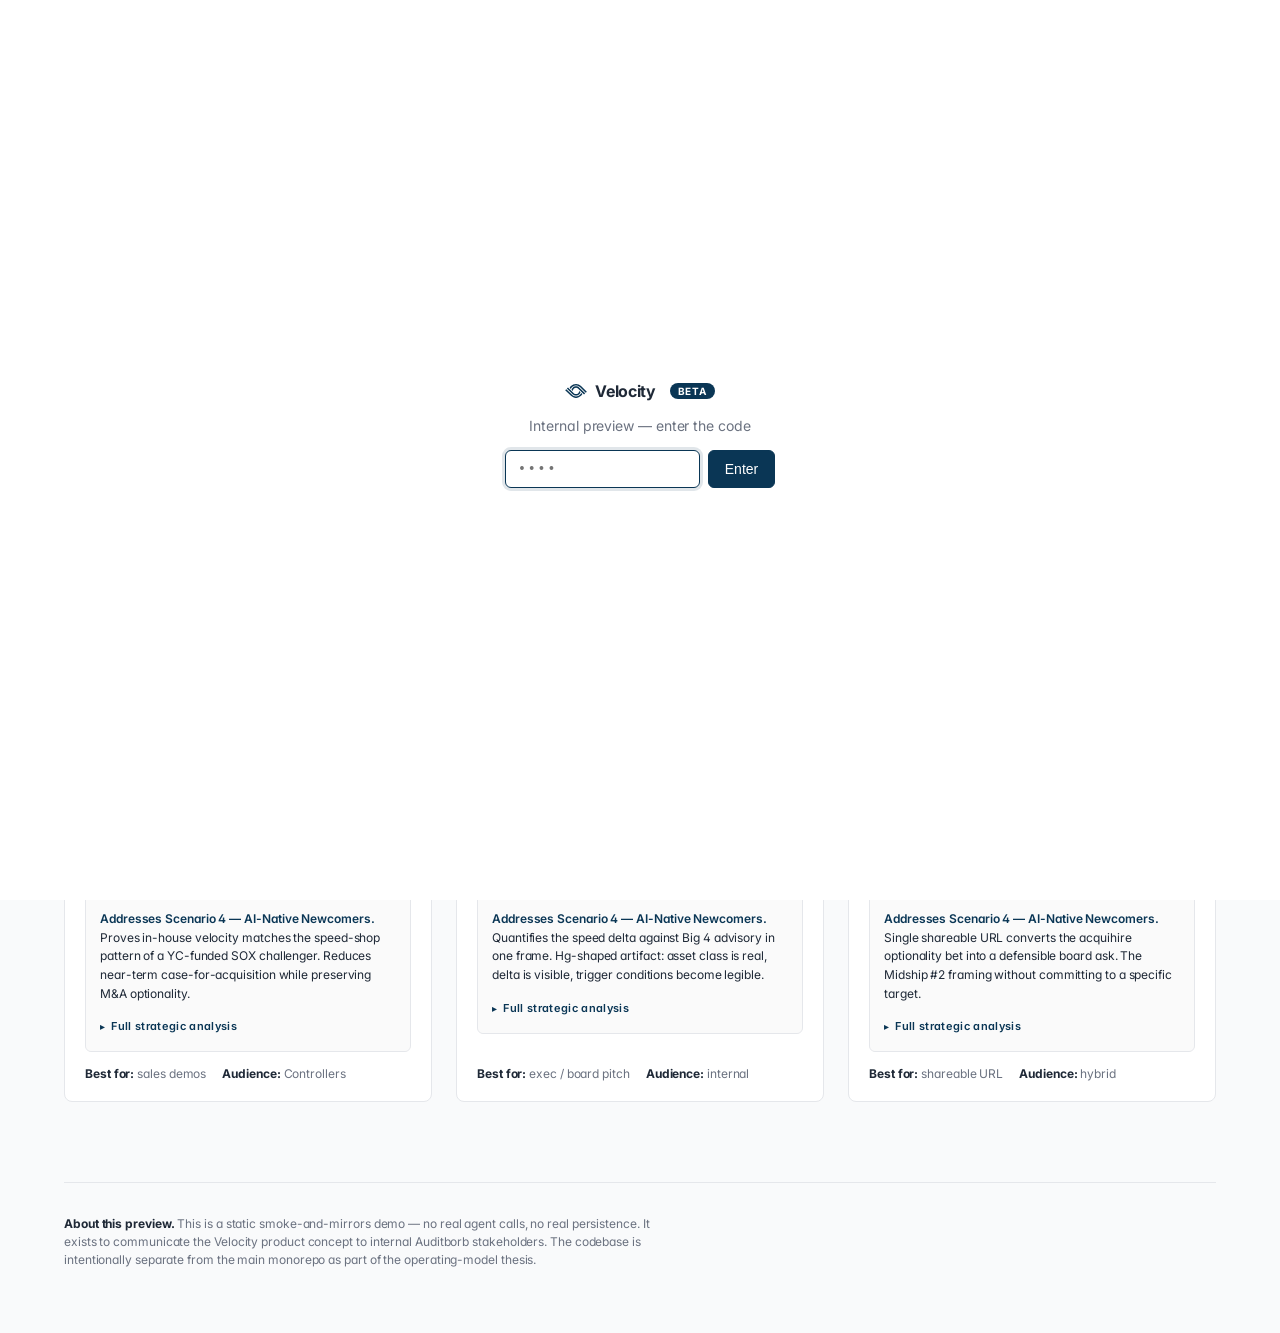
<file: index.html>
<!DOCTYPE html>
<html lang="en">
<head>
  <meta charset="UTF-8" />
  <meta name="viewport" content="width=device-width, initial-scale=1.0" />
  <meta name="robots" content="noindex,nofollow" />
  <title>Velocity — Internal Preview</title>
  <link rel="preconnect" href="https://fonts.googleapis.com" />
  <link rel="preconnect" href="https://fonts.gstatic.com" crossorigin />
  <link href="https://fonts.googleapis.com/css2?family=Inter:wght@400;500;600;700&family=Source+Serif+4:wght@400;600&display=swap" rel="stylesheet" />
  <link rel="stylesheet" href="shared.css?v=20260513i" />
  <style>
    /* Scenario hedge block */
    .scenario-block { margin: 4px 0 14px; padding: 12px 14px; background: #fafafa; border: 1px solid var(--border); border-radius: 6px; }
    .scenario-block-label { font-size: 9px; font-weight: 700; letter-spacing: 0.12em; text-transform: uppercase; color: var(--muted); margin-bottom: 8px; }
    .scenario-map { display: grid; grid-template-columns: 1fr 1fr; gap: 4px; margin: 0; }
    .sm-cell { padding: 6px 8px; background: white; border: 1px solid var(--border); border-radius: 3px; font-size: 10px; line-height: 1.3; min-height: 38px; display: flex; flex-direction: column; gap: 1px; }
    .sm-cell .sm-tag { font-family: ui-monospace, monospace; font-size: 9px; font-weight: 700; color: var(--muted); }
    .sm-cell .sm-name { font-weight: 500; color: var(--ink); }
    .sm-cell.active { background: var(--accent); border-color: var(--accent); }
    .sm-cell.active .sm-tag, .sm-cell.active .sm-name { color: white; }
    .sm-cell.cross { background: #fef2f2; border-color: #fecaca; }
    .sm-cell.cross .sm-tag, .sm-cell.cross .sm-name { color: var(--accent); }
    .sm-cell.vuln { opacity: 0.5; }
    .sm-cell.vuln .sm-name { text-decoration: line-through; }
    .scenario-axis { font-size: 8px; color: var(--muted); font-family: ui-monospace, monospace; text-transform: uppercase; letter-spacing: 0.08em; display: flex; justify-content: space-between; padding: 4px 2px 0; }
    .scenario-analysis { font-size: 12px; line-height: 1.55; color: var(--ink); margin: 10px 0 0; }
    .scenario-analysis strong { color: var(--accent); font-weight: 600; }
    /* Progressive disclosure */
    .scenario-deep { margin-top: 10px; }
    .scenario-deep summary { cursor: pointer; font-size: 11px; font-weight: 600; color: var(--accent); letter-spacing: 0.03em; padding: 6px 8px; margin: 0 -8px; border-radius: 4px; list-style: none; user-select: none; display: flex; align-items: center; gap: 6px; }
    .scenario-deep summary::-webkit-details-marker { display: none; }
    .scenario-deep summary::before { content: '▸'; font-size: 10px; transition: transform 0.15s; }
    .scenario-deep[open] summary::before { transform: rotate(90deg); }
    .scenario-deep summary:hover { background: rgba(10, 54, 85, 0.06); }
    .scenario-deep-body { margin-top: 10px; padding: 12px 14px; background: white; border: 1px solid var(--border); border-radius: 5px; }
    .sd-section { margin-bottom: 14px; }
    .sd-section:last-child { margin-bottom: 0; }
    .sd-label { font-size: 9px; font-weight: 700; color: var(--muted); text-transform: uppercase; letter-spacing: 0.08em; margin-bottom: 4px; }
    .sd-text { font-size: 11.5px; line-height: 1.55; color: var(--ink); }
    .sd-text code { font-family: ui-monospace, monospace; font-size: 11px; background: #f3f4f6; padding: 1px 5px; border-radius: 3px; }
    .sd-list { font-size: 11.5px; line-height: 1.55; color: var(--ink); margin: 0; padding-left: 16px; }
    .sd-list li { margin-bottom: 3px; }
    .sd-list li:last-child { margin-bottom: 0; }
    .sd-cost { display: inline-block; font-family: ui-monospace, monospace; font-size: 10px; background: #fef2f2; color: var(--accent); padding: 1px 6px; border-radius: 3px; }
  </style>
  <script>
    document.addEventListener('DOMContentLoaded', function() {
      document.querySelectorAll('.scenario-block').forEach(function(el) {
        el.addEventListener('click', function(e) { e.stopPropagation(); });
      });
    });
  </script>
</head>
<body>
  <header style="border-bottom: 1px solid var(--border); background: white;">
    <div class="container" style="display: flex; justify-content: space-between; align-items: center; padding: 16px 24px;">
      <div>
        <span class="brand">Velocity</span>
        <span class="beta-pill">BETA</span>
      </div>
      <div style="font-size: 12px; color: var(--muted);">
        Internal preview — <span class="accent">do not share</span>
      </div>
    </div>
  </header>

  <main class="container" style="padding: 64px 24px;">
    <div style="max-width: 720px;">
      <h1 style="font-size: 40px; font-weight: 700; letter-spacing: -0.02em; line-height: 1.1; margin: 0 0 16px;">
        Three ways to explain Velocity.
      </h1>
      <p style="font-size: 18px; color: var(--muted); line-height: 1.5; margin: 0 0 12px;">
        Velocity is Auditborb's AI-native pre-IPO SOX 404 self-serve product — positioned against Vanta on speed and against Big 4 advisory on cost. This page is the internal preview of three different demo formats that explain the idea.
      </p>
      <p style="font-size: 14px; color: var(--muted); line-height: 1.5; margin: 0 0 0;">
        Pick one to view. Each is fully clickable; all content is pre-baked (no live agent). The wizard is not the product — the operating model is the product. The wizard is the surface that proves it.
      </p>
    </div>

    <section style="margin-top: 48px; display: grid; grid-template-columns: repeat(auto-fit, minmax(320px, 1fr)); gap: 24px;">

      <!-- Option 1 -->
      <a href="option-1.html" class="card" style="text-decoration: none; color: inherit; display: flex; flex-direction: column; overflow: hidden; transition: transform 0.15s, box-shadow 0.15s;" onmouseover="this.style.transform='translateY(-2px)';this.style.boxShadow='0 8px 24px -8px rgba(0,0,0,0.1)'" onmouseout="this.style.transform='';this.style.boxShadow=''">
        <div style="aspect-ratio: 16/10; background: linear-gradient(135deg, #fef2f2 0%, #fce7f3 100%); display: flex; align-items: center; justify-content: center; border-bottom: 1px solid var(--border); position: relative;">
          <!-- Stylized preview: wizard stepper + faux content -->
          <div style="position: absolute; inset: 24px; background: white; border: 1px solid var(--border); border-radius: 6px; padding: 16px; display: flex; flex-direction: column; gap: 12px;">
            <div class="stepper">
              <div class="stepper-dot done"></div>
              <div class="stepper-dot done"></div>
              <div class="stepper-dot active"></div>
              <div class="stepper-dot"></div>
              <div class="stepper-dot"></div>
            </div>
            <div style="font-size: 11px; color: var(--muted);">Step 3 — Narratives</div>
            <div style="display: flex; flex-direction: column; gap: 6px;">
              <div style="height: 8px; background: #e5e7eb; border-radius: 2px; width: 80%;"></div>
              <div style="height: 8px; background: #e5e7eb; border-radius: 2px; width: 60%;"></div>
              <div style="height: 8px; background: #e5e7eb; border-radius: 2px; width: 70%;"></div>
            </div>
            <div style="margin-top: auto; display: flex; gap: 4px;">
              <span class="confidence-pill conf-low">low</span>
              <span class="confidence-pill conf-medium">med</span>
              <span class="confidence-pill conf-high">high</span>
            </div>
          </div>
        </div>
        <div style="padding: 20px; flex: 1; display: flex; flex-direction: column;">
          <div style="display: flex; align-items: center; gap: 8px; margin-bottom: 8px;">
            <div style="font-size: 12px; font-weight: 600; color: var(--accent); text-transform: uppercase; letter-spacing: 0.05em;">Option 1</div>
            <div style="font-size: 11px; color: var(--muted);">~3 min to view</div>
          </div>
          <h3 style="font-size: 20px; font-weight: 600; margin: 0 0 8px;">Scripted wizard click-through</h3>
          <p style="font-size: 14px; color: var(--muted); line-height: 1.5; margin: 0 0 16px;">
            Walk through all 5 wizard steps as if you were a Controller at Helios Robotics. Pre-baked agent content streams in real time. Most "feels like a product."
          </p>
          <div class="scenario-block">
            <div class="scenario-block-label">Scenario hedge</div>
            <div class="scenario-map">
              <div class="sm-cell"><span class="sm-tag">S1</span><span class="sm-name">Wrapper Era</span></div>
              <div class="sm-cell"><span class="sm-tag">S2</span><span class="sm-name">SoR Premium</span></div>
              <div class="sm-cell"><span class="sm-tag">S3</span><span class="sm-name">Commodity Hell</span></div>
              <div class="sm-cell active"><span class="sm-tag">S4</span><span class="sm-name">AI-Native Newcomers</span></div>
            </div>
            <div class="scenario-axis"><span>← platforms</span><span>applications →</span></div>
            <p class="scenario-analysis"><strong>Addresses Scenario 4 — AI-Native Newcomers.</strong> Proves in-house velocity matches the speed-shop pattern of a YC-funded SOX challenger. Reduces near-term case-for-acquisition while preserving M&A optionality.</p>
            <details class="scenario-deep">
              <summary>Full strategic analysis</summary>
              <div class="scenario-deep-body">
                <div class="sd-section">
                  <div class="sd-label">Scenario story</div>
                  <div class="sd-text">Vanta acquires an agentic SOX testing company by Q2 2027; a YC batch funds five GRC startups in one cohort. New entrants ship faster because they carry no legacy product, no enterprise sales overhead, and AI-native development practices.</div>
                </div>
                <div class="sd-section">
                  <div class="sd-label">What this prototype proves</div>
                  <ul class="sd-list">
                    <li>Optro can ship a "feels-like-a-real-product" customer surface at static-HTML cost — 5 wizard steps, fake-streamed agent content, end-to-end Helios narrative.</li>
                    <li>The same 1-engineer / &lt;1-day pattern Midship-class teams use is reproducible in-house, not unique to YC newcomers.</li>
                    <li>Cross-product Helios continuity across the family demonstrates portfolio coherence newcomers cannot match at acquisition.</li>
                  </ul>
                </div>
                <div class="sd-section">
                  <div class="sd-label">What it does not address</div>
                  <ul class="sd-list">
                    <li>Real agent integration — fake streaming masks production engineering cost.</li>
                    <li>Auth, billing, multi-tenancy — explicitly out of scope.</li>
                    <li>Customer retention post-Velocity — wizard converts but does not prove durability.</li>
                  </ul>
                </div>
                <div class="sd-section">
                  <div class="sd-label">Trigger conditions</div>
                  <div class="sd-text">Win-rate against compliance-as-code drops below 60% for 2 consecutive quarters → pursue acquisition of a speed-shop. This prototype reduces near-term acquisition urgency by demonstrating in-house velocity is real.</div>
                </div>
                <div class="sd-section">
                  <div class="sd-label">Cost · win condition</div>
                  <div class="sd-text"><span class="sd-cost">M&amp;A budget + Hg approval</span> for production version. Win = Optro maintains shipping velocity by importing it from outside, not building internally — and this artifact buys time before that call is forced.</div>
                </div>
              </div>
            </details>
          </div>
          <div style="margin-top: auto; font-size: 12px; color: var(--muted); display: flex; gap: 16px;">
            <span><strong style="color: var(--ink);">Best for:</strong> sales demos</span>
            <span><strong style="color: var(--ink);">Audience:</strong> Controllers</span>
          </div>
        </div>
      </a>

      <!-- Option 2 -->
      <a href="option-2.html" class="card" style="text-decoration: none; color: inherit; display: flex; flex-direction: column; overflow: hidden; transition: transform 0.15s, box-shadow 0.15s;" onmouseover="this.style.transform='translateY(-2px)';this.style.boxShadow='0 8px 24px -8px rgba(0,0,0,0.1)'" onmouseout="this.style.transform='';this.style.boxShadow=''">
        <div style="aspect-ratio: 16/10; background: linear-gradient(135deg, #f0f9ff 0%, #fef2f2 100%); display: flex; align-items: center; justify-content: center; border-bottom: 1px solid var(--border); position: relative;">
          <div style="position: absolute; inset: 24px; display: grid; grid-template-columns: 1fr 1fr; gap: 8px;">
            <div style="background: white; border: 1px solid var(--border); border-radius: 6px; padding: 12px; display: flex; flex-direction: column; gap: 6px;">
              <div style="font-size: 10px; color: var(--muted); font-weight: 600;">BIG 4</div>
              <div style="height: 6px; background: #d1d5db; border-radius: 2px; width: 30%;"></div>
              <div style="height: 6px; background: #d1d5db; border-radius: 2px; width: 20%;"></div>
              <div style="height: 6px; background: #e5e7eb; border-radius: 2px; width: 0%;"></div>
              <div style="margin-top: auto; font-size: 9px; color: var(--muted);">Week 2/26</div>
            </div>
            <div style="background: white; border: 1px solid var(--accent); border-radius: 6px; padding: 12px; display: flex; flex-direction: column; gap: 6px;">
              <div style="font-size: 10px; color: var(--accent); font-weight: 600;">VELOCITY</div>
              <div style="height: 6px; background: var(--accent); border-radius: 2px; width: 90%;"></div>
              <div style="height: 6px; background: var(--accent); border-radius: 2px; width: 85%;"></div>
              <div style="height: 6px; background: var(--accent); border-radius: 2px; width: 70%;"></div>
              <div style="margin-top: auto; font-size: 9px; color: var(--accent); font-weight: 600;">2:14 ✓</div>
            </div>
          </div>
        </div>
        <div style="padding: 20px; flex: 1; display: flex; flex-direction: column;">
          <div style="display: flex; align-items: center; gap: 8px; margin-bottom: 8px;">
            <div style="font-size: 12px; font-weight: 600; color: var(--accent); text-transform: uppercase; letter-spacing: 0.05em;">Option 2</div>
            <div style="font-size: 11px; color: var(--muted);">~2 min to view</div>
          </div>
          <h3 style="font-size: 20px; font-weight: 600; margin: 0 0 8px;">Split-screen race</h3>
          <p style="font-size: 14px; color: var(--muted); line-height: 1.5; margin: 0 0 16px;">
            Big 4 timeline on the left, Velocity flow on the right, same clock. Hit Start and watch Velocity finish in 2 minutes while Big 4 plods through 6 weeks of meetings.
          </p>
          <div class="scenario-block">
            <div class="scenario-block-label">Scenario hedge</div>
            <div class="scenario-map">
              <div class="sm-cell"><span class="sm-tag">S1</span><span class="sm-name">Wrapper Era</span></div>
              <div class="sm-cell"><span class="sm-tag">S2</span><span class="sm-name">SoR Premium</span></div>
              <div class="sm-cell"><span class="sm-tag">S3</span><span class="sm-name">Commodity Hell</span></div>
              <div class="sm-cell active"><span class="sm-tag">S4</span><span class="sm-name">AI-Native Newcomers</span></div>
            </div>
            <div class="scenario-axis"><span>← platforms</span><span>applications →</span></div>
            <p class="scenario-analysis"><strong>Addresses Scenario 4 — AI-Native Newcomers.</strong> Quantifies the speed delta against Big 4 advisory in one frame. Hg-shaped artifact: asset class is real, delta is visible, trigger conditions become legible.</p>
            <details class="scenario-deep">
              <summary>Full strategic analysis</summary>
              <div class="scenario-deep-body">
                <div class="sd-section">
                  <div class="sd-label">Scenario story</div>
                  <div class="sd-text">Same as Option 1 — AI-Native Newcomers (Vanta + YC speed-shops) out-ship incumbents on the AI-native customer surface. The race-against-Big-4 framing is the most quotable single artifact in the Velocity family.</div>
                </div>
                <div class="sd-section">
                  <div class="sd-label">What this prototype proves</div>
                  <ul class="sd-list">
                    <li>6-weeks-to-2-minutes speed delta visualized in one quotable frame.</li>
                    <li>The Big 4 baseline (~$1-5M, 6-12 weeks) is the price umbrella under which any AI-native challenger operates — Optro can credibly claim the disruption position.</li>
                    <li>Hg-friendly: the asset class is real, the delta is visible, the trigger conditions for acquisition become legible.</li>
                  </ul>
                </div>
                <div class="sd-section">
                  <div class="sd-label">What it does not address</div>
                  <ul class="sd-list">
                    <li>Quality of the output — speed only.</li>
                    <li>Customer willingness to substitute self-serve for advisory engagement.</li>
                    <li>Durability of the speed delta as competitors catch up.</li>
                  </ul>
                </div>
                <div class="sd-section">
                  <div class="sd-label">Trigger conditions</div>
                  <div class="sd-text">Same as Option 1. Plus: Hg or board asks "what does Vanta's SOX module actually cost vs us"; a YC speed-shop posts a viral "we built X in a week" thread in GRC Twitter.</div>
                </div>
                <div class="sd-section">
                  <div class="sd-label">Cost · win condition</div>
                  <div class="sd-text"><span class="sd-cost">M&amp;A budget + Hg approval</span>. Win = Optro retains net-new pre-IPO segment without needing an acquihire, or — if a hire is required — has the artifact to anchor the case.</div>
                </div>
              </div>
            </details>
          </div>
          <div style="margin-top: auto; font-size: 12px; color: var(--muted); display: flex; gap: 16px;">
            <span><strong style="color: var(--ink);">Best for:</strong> exec / board pitch</span>
            <span><strong style="color: var(--ink);">Audience:</strong> internal</span>
          </div>
        </div>
      </a>

      <!-- Option 3 -->
      <a href="option-3.html" class="card" style="text-decoration: none; color: inherit; display: flex; flex-direction: column; overflow: hidden; transition: transform 0.15s, box-shadow 0.15s;" onmouseover="this.style.transform='translateY(-2px)';this.style.boxShadow='0 8px 24px -8px rgba(0,0,0,0.1)'" onmouseout="this.style.transform='';this.style.boxShadow=''">
        <div style="aspect-ratio: 16/10; background: linear-gradient(135deg, #f0fdf4 0%, #fef2f2 100%); display: flex; align-items: center; justify-content: center; border-bottom: 1px solid var(--border); position: relative;">
          <div style="position: absolute; inset: 24px; background: white; border: 1px solid var(--border); border-radius: 6px; padding: 16px; display: flex; flex-direction: column; gap: 8px; overflow: hidden;">
            <div style="font-family: var(--serif); font-weight: 600; font-size: 13px;">Meet Anton.</div>
            <div style="height: 4px; background: #e5e7eb; border-radius: 2px; width: 90%;"></div>
            <div style="height: 4px; background: #e5e7eb; border-radius: 2px; width: 75%;"></div>
            <div style="height: 4px; background: #e5e7eb; border-radius: 2px; width: 60%;"></div>
            <div style="height: 4px; background: #e5e7eb; border-radius: 2px; width: 80%;"></div>
            <div style="height: 4px; background: #e5e7eb; border-radius: 2px; width: 70%;"></div>
            <div style="margin-top: 8px; height: 4px; background: var(--accent); border-radius: 2px; width: 40%;"></div>
            <div style="height: 4px; background: #e5e7eb; border-radius: 2px; width: 65%;"></div>
            <div style="height: 4px; background: #e5e7eb; border-radius: 2px; width: 55%;"></div>
          </div>
        </div>
        <div style="padding: 20px; flex: 1; display: flex; flex-direction: column;">
          <div style="display: flex; align-items: center; gap: 8px; margin-bottom: 8px;">
            <div style="font-size: 12px; font-weight: 600; color: var(--accent); text-transform: uppercase; letter-spacing: 0.05em;">Option 3</div>
            <div style="font-size: 11px; color: var(--muted);">~90 sec scroll</div>
          </div>
          <h3 style="font-size: 20px; font-weight: 600; margin: 0 0 8px;">Long-scroll narrative</h3>
          <p style="font-size: 14px; color: var(--muted); line-height: 1.5; margin: 0 0 16px;">
            A scrolling story that follows Anton, a Controller at Helios Robotics, from "we need SOX" to "PDF in hand." Most shareable format — links well in DMs.
          </p>
          <div class="scenario-block">
            <div class="scenario-block-label">Scenario hedge</div>
            <div class="scenario-map">
              <div class="sm-cell"><span class="sm-tag">S1</span><span class="sm-name">Wrapper Era</span></div>
              <div class="sm-cell"><span class="sm-tag">S2</span><span class="sm-name">SoR Premium</span></div>
              <div class="sm-cell"><span class="sm-tag">S3</span><span class="sm-name">Commodity Hell</span></div>
              <div class="sm-cell active"><span class="sm-tag">S4</span><span class="sm-name">AI-Native Newcomers</span></div>
            </div>
            <div class="scenario-axis"><span>← platforms</span><span>applications →</span></div>
            <p class="scenario-analysis"><strong>Addresses Scenario 4 — AI-Native Newcomers.</strong> Single shareable URL converts the acquihire optionality bet into a defensible board ask. The Midship #2 framing without committing to a specific target.</p>
            <details class="scenario-deep">
              <summary>Full strategic analysis</summary>
              <div class="scenario-deep-body">
                <div class="sd-section">
                  <div class="sd-label">Scenario story</div>
                  <div class="sd-text">Same as Options 1 + 2 — AI-Native Newcomers thesis. The narrative format is the asset Hg / board members actually engage with at the optionality-bet stage, before any specific target.</div>
                </div>
                <div class="sd-section">
                  <div class="sd-label">What this prototype proves</div>
                  <ul class="sd-list">
                    <li>The Midship #2 pattern is real, transferable, articulable without committing to a specific target.</li>
                    <li>The operating-model thesis (separate codebase + weekly releases + agent-led content) is the asset, not a specific company.</li>
                    <li>The optionality bet has a board-ready narrative that doesn't require naming the target.</li>
                  </ul>
                </div>
                <div class="sd-section">
                  <div class="sd-label">What it does not address</div>
                  <ul class="sd-list">
                    <li>Cultural fit with any specific target.</li>
                    <li>Integration overhead post-acquisition.</li>
                    <li>Whether Optro can hold the speed culture long-term post-acquihire.</li>
                  </ul>
                </div>
                <div class="sd-section">
                  <div class="sd-label">Trigger conditions</div>
                  <div class="sd-text">Same as Options 1 + 2. Plus: a specific target appears (Cardamon raises, Oxus scales); Hg starts pattern-matching from comparable PE portfolio acquihires.</div>
                </div>
                <div class="sd-section">
                  <div class="sd-label">Cost · win condition</div>
                  <div class="sd-text"><span class="sd-cost">M&amp;A budget + Hg approval</span>. Win = Optro has a quotable narrative for "this is what shipping like Midship #2 looks like" before any specific target conversation begins.</div>
                </div>
              </div>
            </details>
          </div>
          <div style="margin-top: auto; font-size: 12px; color: var(--muted); display: flex; gap: 16px;">
            <span><strong style="color: var(--ink);">Best for:</strong> shareable URL</span>
            <span><strong style="color: var(--ink);">Audience:</strong> hybrid</span>
          </div>
        </div>
      </a>

    </section>

    <footer style="margin-top: 80px; padding-top: 32px; border-top: 1px solid var(--border); display: flex; justify-content: space-between; flex-wrap: wrap; gap: 16px;">
      <div style="font-size: 12px; color: var(--muted); max-width: 600px; line-height: 1.5;">
        <strong style="color: var(--ink);">About this preview.</strong>
        This is a static smoke-and-mirrors demo — no real agent calls, no real persistence. It exists to communicate the Velocity product concept to internal Auditborb stakeholders. The codebase is intentionally separate from the main monorepo as part of the operating-model thesis.
      </div>
    </footer>
  </main>

  <script src="shared.js"></script>
  <script>injectGate();</script>
</body>
</html>
</file>
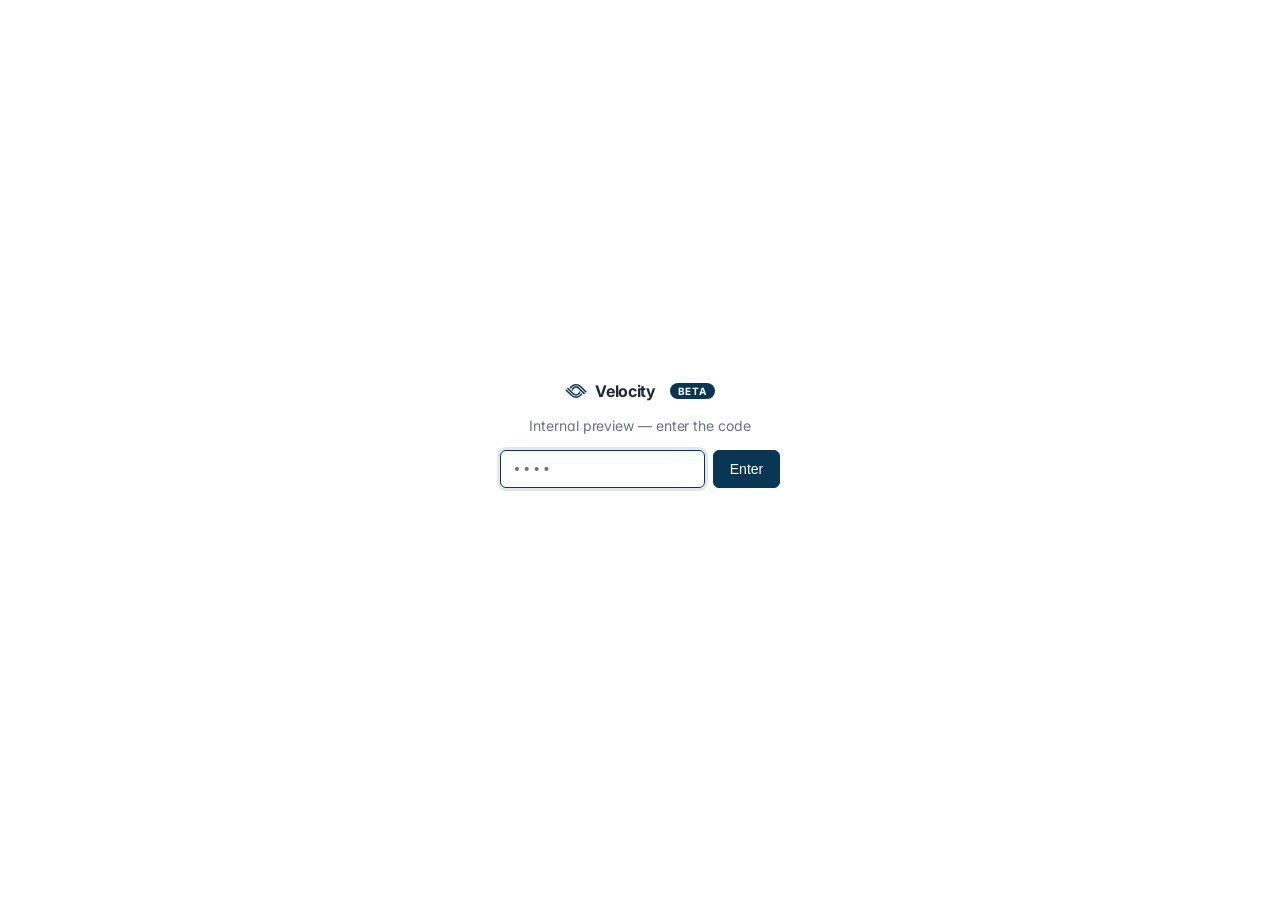
<file: option-1.html>
<!DOCTYPE html>
<html lang="en">
<head>
  <meta charset="UTF-8" />
  <meta name="viewport" content="width=device-width, initial-scale=1.0" />
  <meta name="robots" content="noindex,nofollow" />
  <title>Velocity — Scripted Wizard Demo</title>
  <link rel="preconnect" href="https://fonts.googleapis.com" />
  <link rel="preconnect" href="https://fonts.gstatic.com" crossorigin />
  <link href="https://fonts.googleapis.com/css2?family=Inter:wght@400;500;600;700&family=Source+Serif+4:wght@400;600&display=swap" rel="stylesheet" />
  <link rel="stylesheet" href="shared.css?v=20260513i" />
  <style>
    .screen { display: none; padding: 40px 0; }
    .screen.active { display: block; }
    .step-header {
      display: flex; align-items: center; justify-content: space-between;
      margin-bottom: 32px;
    }
    .step-header h1 { font-size: 28px; font-weight: 700; letter-spacing: -0.02em; margin: 0; }
    .step-header p { font-size: 14px; color: var(--muted); margin: 4px 0 0; }
    .form-row { display: flex; flex-direction: column; gap: 6px; margin-bottom: 16px; }
    .form-row label { font-size: 12px; font-weight: 500; color: var(--ink); }
    .form-row input, .form-row select {
      padding: 10px 12px; border: 1px solid var(--border); border-radius: 6px;
      font-size: 14px; outline: none; font-family: inherit;
    }
    .form-row input:focus, .form-row select:focus { border-color: var(--accent); }
    .two-col { display: grid; grid-template-columns: 1fr 1fr; gap: 16px; }
    .control-row {
      display: flex; gap: 12px; padding: 12px; border: 1px solid var(--border);
      border-radius: 6px; align-items: flex-start; background: white;
      animation: slideIn 0.3s ease;
    }
    @keyframes slideIn { from { opacity: 0; transform: translateY(-4px); } to { opacity: 1; transform: translateY(0); } }
    .control-id { font-family: monospace; font-size: 11px; color: var(--muted); white-space: nowrap; }
    .priority-must { background: #fef2f2; color: var(--accent); font-size: 10px; padding: 2px 6px; border-radius: 4px; font-weight: 600; }
    .priority-should { background: #f3f4f6; color: var(--muted); font-size: 10px; padding: 2px 6px; border-radius: 4px; font-weight: 600; }
    .narrative-card {
      border: 1px solid var(--border); border-radius: 8px; padding: 16px;
      background: white; margin-bottom: 12px; animation: slideIn 0.3s ease;
    }
    .narrative-card.low-conf { border-color: #fecaca; }
    .walk-card {
      display: flex; gap: 16px; padding: 16px; border: 1px solid var(--border);
      border-radius: 8px; background: white; margin-bottom: 12px;
    }
    .walk-num {
      flex-shrink: 0; width: 32px; height: 32px; border-radius: 50%;
      background: var(--accent); color: white; display: flex;
      align-items: center; justify-content: center; font-weight: 600; font-size: 14px;
    }
    .timeline {
      position: relative; padding: 24px 0; margin: 24px 0;
      background: linear-gradient(to right, #fef2f2, transparent);
      border-radius: 8px;
    }
    .timeline-bar {
      height: 4px; background: var(--border); border-radius: 2px;
      position: relative; margin: 32px 24px;
    }
    .timeline-progress {
      position: absolute; left: 0; top: 0; bottom: 0;
      background: var(--accent); border-radius: 2px; width: 0%;
      transition: width 1s ease;
    }
    .timeline-marker {
      position: absolute; top: -8px; transform: translateX(-50%);
      width: 12px; height: 12px; background: var(--accent); border-radius: 50%;
      border: 2px solid white;
    }
    .timeline-label {
      position: absolute; top: 16px; transform: translateX(-50%);
      font-size: 10px; color: var(--muted); white-space: nowrap;
    }
  </style>
</head>
<body>
  <div class="demo-nav">
    <div>
      <a href="index.html">← All options</a>
      <span style="color: var(--border); margin: 0 8px;">·</span>
      <span class="brand">Velocity</span>
      <span class="beta-pill">BETA</span>
    </div>
    <div style="display: flex; gap: 12px; align-items: center;">
      <div id="stepper" class="stepper">
        <div class="stepper-dot"></div>
        <div class="stepper-dot"></div>
        <div class="stepper-dot"></div>
        <div class="stepper-dot"></div>
        <div class="stepper-dot"></div>
      </div>
      <div id="timer-display" class="timer-pill" style="display: none;">
        <span>⏱</span>
        <span id="timer-text">0:00</span>
        <span style="color: #6b7280; margin-left: 4px;">vs 6 weeks at Big 4</span>
      </div>
    </div>
  </div>

  <main class="container" style="padding-bottom: 80px;">

    <!-- Screen: Signup -->
    <section id="screen-signup" class="screen active">
      <div style="max-width: 480px; margin: 80px auto; text-align: center;">
        <h1 style="font-size: 32px; font-weight: 700; letter-spacing: -0.02em; margin: 0 0 12px;">
          Stand up your pre-IPO SOX program.
        </h1>
        <p style="font-size: 16px; color: var(--muted); margin: 0 0 32px;">
          Get to S-1-ready in 20 minutes. <span class="accent">Big 4 charges $1-5M for the same artifact.</span>
        </p>
        <form id="signup-form" style="text-align: left; display: flex; flex-direction: column; gap: 12px;">
          <div class="form-row">
            <label>Work email</label>
            <input type="email" id="signup-email" value="anton@heliosrobotics.com" required />
          </div>
          <div class="form-row">
            <label>Company name</label>
            <input type="text" id="signup-company" value="Helios Robotics" required />
          </div>
          <button class="btn btn-primary" type="submit" style="margin-top: 8px; justify-content: center;">
            Start free →
          </button>
          <div style="font-size: 11px; color: var(--muted); text-align: center; margin-top: 8px;">
            No credit card. No demo call. <span class="accent">Beta — visible iteration is the value prop.</span>
          </div>
        </form>
      </div>
    </section>

    <!-- Screen: Step 1 — Profile -->
    <section id="screen-profile" class="screen">
      <div class="step-header">
        <div>
          <h1>Tell us about your company.</h1>
          <p>This becomes the foundation for your control universe and walkthrough plan.</p>
        </div>
      </div>

      <div class="card" style="padding: 24px; max-width: 720px;">
        <div class="two-col">
          <div class="form-row">
            <label>Company name</label>
            <input type="text" value="Helios Robotics" />
          </div>
          <div class="form-row">
            <label>Industry</label>
            <input type="text" value="Industrial robotics (hardware + SaaS)" />
          </div>
          <div class="form-row">
            <label>Annual revenue</label>
            <select><option>$50-200M</option></select>
          </div>
          <div class="form-row">
            <label>Employee count</label>
            <input type="number" value="340" />
          </div>
          <div class="form-row">
            <label>Funding stage</label>
            <select><option>Series D</option></select>
          </div>
          <div class="form-row">
            <label>Target S-1 filing</label>
            <input type="text" value="Q1 2027" />
          </div>
          <div class="form-row">
            <label>External auditor</label>
            <select><option>Deloitte</option></select>
          </div>
          <div class="form-row">
            <label>Current SOX maturity</label>
            <select><option>Informal — some controls, undocumented</option></select>
          </div>
        </div>
      </div>

      <div id="risk-assessment-output" style="margin-top: 32px; display: none;">
        <div class="card" style="padding: 24px; background: linear-gradient(135deg, #fffbeb 0%, white 100%);">
          <div style="display: flex; gap: 8px; align-items: center; margin-bottom: 16px;">
            <div style="width: 24px; height: 24px; border-radius: 50%; background: var(--accent); color: white; display: flex; align-items: center; justify-content: center; font-size: 12px;">✨</div>
            <div style="font-size: 13px; font-weight: 600;">Initial risk assessment</div>
          </div>
          <div id="risk-summary" style="font-size: 14px; line-height: 1.6; color: var(--ink); margin-bottom: 20px;"></div>
          <div style="font-size: 12px; font-weight: 600; color: var(--muted); margin-bottom: 8px; text-transform: uppercase; letter-spacing: 0.05em;">Top risk areas</div>
          <div id="risk-list" style="display: flex; flex-direction: column; gap: 12px;"></div>
        </div>
      </div>

      <div style="margin-top: 24px; display: flex; gap: 12px;">
        <button id="profile-submit-btn" class="btn btn-primary" onclick="runProfileStream()">Continue → Generate Controls</button>
        <button id="profile-next-btn" class="btn btn-primary" onclick="goTo('controls'); generateControls();" style="display: none;">Continue → Generate Controls</button>
      </div>
    </section>

    <!-- Screen: Step 2 — Controls -->
    <section id="screen-controls" class="screen">
      <div class="step-header">
        <div>
          <h1>Your control universe.</h1>
          <p id="controls-count">Generating controls based on your profile…</p>
        </div>
        <div style="font-size: 12px; color: var(--muted);">
          Edits flow into subsequent steps.
        </div>
      </div>

      <div style="display: grid; grid-template-columns: repeat(3, 1fr); gap: 16px;">
        <div>
          <div style="font-size: 11px; font-weight: 700; color: var(--muted); text-transform: uppercase; letter-spacing: 0.05em; margin-bottom: 8px;">Financial reporting</div>
          <div id="col-financial_reporting" style="display: flex; flex-direction: column; gap: 8px;"></div>
        </div>
        <div>
          <div style="font-size: 11px; font-weight: 700; color: var(--muted); text-transform: uppercase; letter-spacing: 0.05em; margin-bottom: 8px;">ITGCs</div>
          <div id="col-itgc" style="display: flex; flex-direction: column; gap: 8px;"></div>
        </div>
        <div>
          <div style="font-size: 11px; font-weight: 700; color: var(--muted); text-transform: uppercase; letter-spacing: 0.05em; margin-bottom: 8px;">Entity-level</div>
          <div id="col-entity_level" style="display: flex; flex-direction: column; gap: 8px;"></div>
        </div>
      </div>

      <div id="coherence-modal" style="display: none; margin-top: 24px;">
        <div class="card" style="padding: 20px; background: #fffbeb; border-color: #fde68a;">
          <div style="display: flex; gap: 8px; align-items: center; margin-bottom: 12px;">
            <div style="width: 20px; height: 20px; border-radius: 50%; background: #f59e0b; color: white; display: flex; align-items: center; justify-content: center; font-size: 11px;">!</div>
            <div style="font-weight: 600; font-size: 14px;">Before you continue — 3 things to review</div>
          </div>
          <div style="display: flex; flex-direction: column; gap: 12px; margin-top: 12px;">
            <div style="font-size: 13px; padding-left: 28px;">
              <strong>Possible overlap:</strong> FR-001 (Revenue recognition review) and FR-002 (Deferred revenue rollforward) may be testing the same control activity. Consider consolidating or distinguishing scope explicitly.
            </div>
            <div style="font-size: 13px; padding-left: 28px;">
              <strong>Missing SoD coverage:</strong> Your ITGC set covers access reviews but not segregation-of-duties matrices for NetSuite vendor master vs payment approval. Suggested addition: IT-009 SoD matrix review.
            </div>
            <div style="font-size: 13px; padding-left: 28px;">
              <strong>Frequency mismatch:</strong> FR-006 (Stock-based comp) marked monthly, but your fiscal calendar is quarterly. Recommend quarterly cadence aligned with provision review.
            </div>
          </div>
        </div>
      </div>

      <div style="margin-top: 24px; display: flex; gap: 12px;">
        <button id="controls-next-btn" class="btn btn-primary" onclick="runCoherenceCheck()" style="display: none;">Next → Narratives</button>
        <button id="coherence-continue-btn" class="btn btn-primary" onclick="goTo('narratives'); generateNarratives();" style="display: none;">Continue → Draft Narratives</button>
      </div>
    </section>

    <!-- Screen: Step 3 — Narratives -->
    <section id="screen-narratives" class="screen">
      <div class="step-header">
        <div>
          <h1>Control narratives.</h1>
          <p id="narratives-progress">Drafting 47 narratives in parallel…</p>
        </div>
        <div style="font-size: 12px; color: var(--muted);">
          Lower-quality drafts (needing human review) float to the top.
        </div>
      </div>

      <div id="narrative-list"></div>

      <div style="margin-top: 24px; display: flex; gap: 12px;">
        <button id="narratives-next-btn" class="btn btn-primary" onclick="goTo('walkthroughs'); generateWalkthroughs();" style="display: none;">Next → Walkthrough Plan</button>
      </div>
    </section>

    <!-- Screen: Step 4 — Walkthroughs -->
    <section id="screen-walkthroughs" class="screen">
      <div class="step-header">
        <div>
          <h1>Walkthrough plan for Deloitte.</h1>
          <p>Sequenced for your Q1 2027 S-1 target. Validate specifics with your engagement team.</p>
        </div>
      </div>

      <div class="card" style="padding: 24px; margin-bottom: 24px;">
        <div style="font-size: 12px; font-weight: 600; color: var(--muted); text-transform: uppercase; letter-spacing: 0.05em; margin-bottom: 12px;">S-1 timeline</div>
        <div class="timeline">
          <div class="timeline-bar">
            <div id="timeline-progress" class="timeline-progress"></div>
            <div class="timeline-marker" style="left: 0%;"></div>
            <div class="timeline-label" style="left: 0%;">Today</div>
            <div class="timeline-marker" style="left: 15%;"></div>
            <div class="timeline-label" style="left: 15%;">Walkthroughs begin</div>
            <div class="timeline-marker" style="left: 45%;"></div>
            <div class="timeline-label" style="left: 45%;">Year-1 audit</div>
            <div class="timeline-marker" style="left: 100%; background: var(--ink);"></div>
            <div class="timeline-label" style="left: 100%;">S-1 filed</div>
          </div>
        </div>
      </div>

      <div id="walk-list"></div>

      <div class="card" style="padding: 16px; margin-top: 24px; background: #fef2f2;">
        <div style="font-size: 12px; font-weight: 600; color: var(--accent); text-transform: uppercase; letter-spacing: 0.05em; margin-bottom: 8px;">Disclaimers</div>
        <ul style="font-size: 12px; color: var(--ink); line-height: 1.6; padding-left: 16px; margin: 0;">
          <li>This plan is generated from public knowledge of Deloitte's general audit methodology. Validate specific timing and documentation preferences with your engagement team.</li>
          <li>Walkthroughs target Year-1 audit (~52 weeks before S-1). Adjust forward if your filing window is sooner.</li>
        </ul>
      </div>

      <div style="margin-top: 24px;">
        <button class="btn btn-primary" onclick="goTo('export')">Next → Review &amp; Export</button>
      </div>
    </section>

    <!-- Screen: Step 5 — Export -->
    <section id="screen-export" class="screen">
      <div class="step-header">
        <div>
          <h1>Your pre-IPO SOX program.</h1>
          <p>Ready to share with your CFO and audit committee.</p>
        </div>
      </div>

      <div style="display: grid; grid-template-columns: 2fr 1fr; gap: 24px;">
        <div>
          <div class="card" style="padding: 24px;">
            <div style="font-size: 13px; font-weight: 600; color: var(--muted); text-transform: uppercase; letter-spacing: 0.05em; margin-bottom: 16px;">Summary</div>
            <div style="display: grid; grid-template-columns: 1fr 1fr 1fr; gap: 16px; margin-bottom: 24px;">
              <div>
                <div style="font-size: 28px; font-weight: 700; font-family: var(--serif);">115</div>
                <div style="font-size: 11px; color: var(--muted); text-transform: uppercase; letter-spacing: 0.05em;">Controls</div>
              </div>
              <div>
                <div style="font-size: 28px; font-weight: 700; font-family: var(--serif);">47</div>
                <div style="font-size: 11px; color: var(--muted); text-transform: uppercase; letter-spacing: 0.05em;">Narratives</div>
              </div>
              <div>
                <div style="font-size: 28px; font-weight: 700; font-family: var(--serif);">6</div>
                <div style="font-size: 11px; color: var(--muted); text-transform: uppercase; letter-spacing: 0.05em;">Walkthroughs</div>
              </div>
            </div>
            <div style="border-top: 1px solid var(--border); padding-top: 16px;">
              <div style="font-size: 13px; line-height: 1.6;">
                <strong>Helios Robotics</strong> — Series D, Q1 2027 S-1 target, Deloitte engagement. Program covers all material risk areas: revenue recognition, inventory/COGS, ITGCs, entity-level governance, stock-based comp. <span class="accent">47 must-have narratives drafted</span>; 8 flagged for company-specific input.
              </div>
            </div>
          </div>

          <div style="margin-top: 16px; display: flex; gap: 12px;">
            <a class="btn btn-primary" href="pdf-sample.html" target="_blank" style="font-size: 14px;">
              📄 Download PDF
            </a>
            <button class="btn" onclick="alert('JSON export would download here in the real product.')">
              { } Export JSON
            </button>
          </div>
        </div>

        <aside>
          <div class="card" style="padding: 20px; background: linear-gradient(135deg, #fef2f2 0%, white 100%);">
            <div style="font-size: 13px; font-weight: 600; margin-bottom: 8px;">Want help operationalizing this?</div>
            <div style="font-size: 12px; color: var(--muted); margin-bottom: 16px; line-height: 1.5;">
              Auditborb's enterprise SOX platform takes this program and operationalizes it — evidence collection, testing workflows, walkthrough scheduling, audit committee reporting.
            </div>
            <a href="#" class="btn btn-primary" style="width: 100%; justify-content: center; font-size: 13px;">
              Schedule a call →
            </a>
          </div>
        </aside>
      </div>

      <div id="completion-callout" style="margin-top: 32px;">
        <div class="card" style="padding: 20px; background: #ecfdf5; border-color: #a7f3d0;">
          <div style="display: flex; gap: 12px; align-items: center;">
            <div style="font-size: 24px;">✓</div>
            <div>
              <div style="font-weight: 600; font-size: 14px;">Completed in <span id="final-time">2:14</span></div>
              <div style="font-size: 12px; color: var(--muted);">A Big 4 advisory engagement typically takes 6-12 weeks to deliver the same artifact, at $1-5M.</div>
            </div>
          </div>
        </div>
      </div>
    </section>

  </main>

  <script src="shared.js"></script>
  <script>injectGate();</script>
  <script>
    // ===== Demo state =====
    const screens = ['signup', 'profile', 'controls', 'narratives', 'walkthroughs', 'export'];
    let stopTimer;
    let timerStarted = false;

    function goTo(screen) {
      document.querySelectorAll('.screen').forEach(el => el.classList.remove('active'));
      document.getElementById('screen-' + screen).classList.add('active');
      window.scrollTo({ top: 0, behavior: 'smooth' });

      // Update stepper (skip signup)
      const stepIndex = screens.indexOf(screen) - 1;
      const dots = document.querySelectorAll('#stepper .stepper-dot');
      dots.forEach((dot, i) => {
        dot.classList.remove('active', 'done');
        if (i < stepIndex) dot.classList.add('done');
        else if (i === stepIndex) dot.classList.add('active');
      });

      // Start timer on entering step 1
      if (screen === 'profile' && !timerStarted) {
        document.getElementById('timer-display').style.display = 'flex';
        stopTimer = startTimer(document.getElementById('timer-text'));
        timerStarted = true;
      }

      // Stop timer at export
      if (screen === 'export' && stopTimer) {
        const finalTime = document.getElementById('timer-text').textContent;
        document.getElementById('final-time').textContent = finalTime;
        stopTimer();
      }
    }

    // Signup → profile
    document.getElementById('signup-form').addEventListener('submit', (e) => {
      e.preventDefault();
      goTo('profile');
    });

    // ===== Step 1: Profile → Risk Assessment =====
    async function runProfileStream() {
      const btn = document.getElementById('profile-submit-btn');
      btn.disabled = true;
      btn.textContent = 'Generating risk assessment…';

      document.getElementById('risk-assessment-output').style.display = 'block';
      const summaryEl = document.getElementById('risk-summary');
      await streamText(summaryEl, HELIOS.riskAssessment.summary, { delay: 8, jitter: 4 });

      const listEl = document.getElementById('risk-list');
      for (const risk of HELIOS.riskAssessment.risks) {
        const card = document.createElement('div');
        card.style.cssText = 'padding: 12px; background: white; border: 1px solid var(--border); border-radius: 6px;';
        card.innerHTML = `
          <div style="font-weight: 600; font-size: 13px; margin-bottom: 4px;">${risk.area}</div>
          <div style="font-size: 12px; color: var(--ink); line-height: 1.5; margin-bottom: 8px;">${risk.rationale}</div>
          <div>${risk.assumptions.map(a => `<span class="assumption-chip" title="Click to correct">${a}</span>`).join('')}</div>
        `;
        card.style.animation = 'slideIn 0.3s ease';
        listEl.appendChild(card);
        await sleep(180);
      }

      btn.style.display = 'none';
      document.getElementById('profile-next-btn').style.display = 'inline-flex';
    }

    // ===== Step 2: Controls =====
    async function generateControls() {
      const controls = HELIOS.controls;
      const cols = {
        financial_reporting: document.getElementById('col-financial_reporting'),
        itgc: document.getElementById('col-itgc'),
        entity_level: document.getElementById('col-entity_level'),
      };
      Object.values(cols).forEach(c => c.innerHTML = '');

      for (const c of controls) {
        const row = document.createElement('div');
        row.className = 'control-row';
        const pri = c.priority === 'must_have' ? '<span class="priority-must">MUST</span>' : '<span class="priority-should">SHOULD</span>';
        row.innerHTML = `
          <div style="flex: 1; min-width: 0;">
            <div style="display: flex; gap: 6px; align-items: center; margin-bottom: 4px;">
              <span class="control-id">${c.id}</span>
              ${pri}
            </div>
            <div style="font-weight: 500; font-size: 13px; line-height: 1.3; margin-bottom: 4px;">${c.name}</div>
            <div style="font-size: 11px; color: var(--muted);">Owner: ${c.owner}</div>
          </div>
        `;
        cols[c.cat].appendChild(row);
        await sleep(90);
      }

      // Show count (claim 115 but only show ~24 for demo)
      document.getElementById('controls-count').innerHTML =
        '<span style="color: var(--accent); font-weight: 600;">115 controls generated</span> · 60 financial reporting · 40 ITGCs · 15 entity-level · <span style="color: var(--muted);">(showing top items)</span>';

      document.getElementById('controls-next-btn').style.display = 'inline-flex';
    }

    async function runCoherenceCheck() {
      const btn = document.getElementById('controls-next-btn');
      btn.disabled = true;
      btn.textContent = 'Reviewing for gaps and conflicts…';
      await sleep(1800);
      btn.style.display = 'none';
      document.getElementById('coherence-modal').style.display = 'block';
      document.getElementById('coherence-continue-btn').style.display = 'inline-flex';
      window.scrollTo({ top: document.body.scrollHeight, behavior: 'smooth' });
    }

    // ===== Step 3: Narratives =====
    async function generateNarratives() {
      const listEl = document.getElementById('narrative-list');
      listEl.innerHTML = '';
      const progressEl = document.getElementById('narratives-progress');

      // Pull demo narratives + synthesize the rest from controls
      const mustHaves = HELIOS.controls.filter(c => c.priority === 'must_have');
      const explicit = Object.keys(HELIOS.narratives);

      // Render explicit narratives first (sorted low → high confidence)
      const explicitItems = explicit.map(id => ({ id, ctrl: HELIOS.controls.find(c => c.id === id), n: HELIOS.narratives[id] }))
        .sort((a, b) => {
          const order = { low: 0, medium: 1, high: 2 };
          return order[a.n.confidence] - order[b.n.confidence];
        });

      // Show synthesized cards for the remaining must-haves (skeleton style)
      const remaining = mustHaves.filter(c => !explicit.includes(c.id)).slice(0, 6);

      let drafted = 0;
      const total = explicitItems.length + remaining.length;
      progressEl.textContent = `Drafting ${total} narratives in parallel…`;

      // Stream the detailed ones first
      for (const item of explicitItems) {
        const card = document.createElement('div');
        const confClass = item.n.confidence === 'high' ? 'conf-high' : item.n.confidence === 'medium' ? 'conf-medium' : 'conf-low';
        card.className = 'narrative-card' + (item.n.confidence === 'low' ? ' low-conf' : '');
        card.innerHTML = `
          <div style="display: flex; justify-content: space-between; align-items: flex-start; margin-bottom: 12px;">
            <div>
              <span class="control-id">${item.id}</span>
              <div style="font-weight: 600; font-size: 14px; margin-top: 2px;">${item.ctrl.name}</div>
            </div>
            <span class="confidence-pill ${confClass}" title="Draft quality — not a control-effectiveness rating">Draft quality: ${item.n.confidence}</span>
          </div>
          <div style="display: grid; grid-template-columns: 1fr 1fr; gap: 12px; font-size: 12px;">
            <div>
              <div style="font-weight: 600; color: var(--muted); text-transform: uppercase; letter-spacing: 0.05em; font-size: 10px; margin-bottom: 4px;">Process</div>
              <div style="line-height: 1.5;">${item.n.process}</div>
            </div>
            <div style="display: flex; flex-direction: column; gap: 8px;">
              <div>
                <div style="font-weight: 600; color: var(--muted); text-transform: uppercase; letter-spacing: 0.05em; font-size: 10px; margin-bottom: 2px;">Frequency</div>
                <div>${item.n.frequency}</div>
              </div>
              <div>
                <div style="font-weight: 600; color: var(--muted); text-transform: uppercase; letter-spacing: 0.05em; font-size: 10px; margin-bottom: 2px;">Evidence</div>
                <div>${item.n.evidence}</div>
              </div>
              <div>
                <div style="font-weight: 600; color: var(--muted); text-transform: uppercase; letter-spacing: 0.05em; font-size: 10px; margin-bottom: 2px;">Test approach</div>
                <div>${item.n.testApproach}</div>
              </div>
            </div>
          </div>
          ${item.n.lowConfidenceReason ? `
            <div style="margin-top: 12px; padding: 8px 12px; background: #fef2f2; border-radius: 4px; font-size: 12px; color: var(--accent);">
              <strong>Needs human review:</strong> ${item.n.lowConfidenceReason}
            </div>
          ` : ''}
        `;
        listEl.appendChild(card);
        drafted++;
        progressEl.innerHTML = `<strong>${drafted} of ${total}</strong> drafted · <span class="accent">${explicitItems.filter(i => i.n.confidence === 'low').length}</span> flagged for review`;
        await sleep(350);
      }

      // Synthesized skeletons for the rest
      for (const c of remaining) {
        const card = document.createElement('div');
        card.className = 'narrative-card';
        card.innerHTML = `
          <div style="display: flex; justify-content: space-between; align-items: flex-start; margin-bottom: 12px;">
            <div>
              <span class="control-id">${c.id}</span>
              <div style="font-weight: 600; font-size: 14px; margin-top: 2px;">${c.name}</div>
            </div>
            <span class="confidence-pill conf-high" title="Draft quality — not a control-effectiveness rating">Draft quality: high</span>
          </div>
          <div style="font-size: 12px; color: var(--muted); line-height: 1.5;">
            ${c.desc} <em>(Full narrative drafted; review collapsed.)</em>
          </div>
        `;
        listEl.appendChild(card);
        drafted++;
        progressEl.innerHTML = `<strong>${drafted} of ${total}</strong> drafted`;
        await sleep(200);
      }

      progressEl.innerHTML = `<strong>${total} narratives drafted</strong> · <span class="accent">${explicitItems.filter(i => i.n.confidence === 'low').length} flagged for review</span> · <span style="color: var(--muted);">(showing sample; full set in PDF export)</span>`;
      document.getElementById('narratives-next-btn').style.display = 'inline-flex';
    }

    // ===== Step 4: Walkthroughs =====
    async function generateWalkthroughs() {
      const listEl = document.getElementById('walk-list');
      listEl.innerHTML = '';

      // Animate timeline
      setTimeout(() => {
        document.getElementById('timeline-progress').style.width = '15%';
      }, 200);

      for (let i = 0; i < HELIOS.walkthroughPlan.sequence.length; i++) {
        const w = HELIOS.walkthroughPlan.sequence[i];
        const card = document.createElement('div');
        card.className = 'walk-card';
        card.style.animation = 'slideIn 0.4s ease';
        card.innerHTML = `
          <div class="walk-num">${i + 1}</div>
          <div style="flex: 1;">
            <div style="display: flex; justify-content: space-between; align-items: baseline; margin-bottom: 8px;">
              <div style="font-weight: 600; font-size: 15px;">${w.title}</div>
              <div style="font-size: 11px; color: var(--muted);">~${Math.abs(w.targetWeeks)} weeks before S-1</div>
            </div>
            <div style="display: grid; grid-template-columns: 1fr 1fr 1fr; gap: 16px; font-size: 12px;">
              <div>
                <div style="font-weight: 600; color: var(--muted); text-transform: uppercase; letter-spacing: 0.05em; font-size: 10px; margin-bottom: 4px;">Controls covered</div>
                <div style="font-family: monospace; font-size: 11px;">${w.controls.join(', ')}</div>
              </div>
              <div>
                <div style="font-weight: 600; color: var(--muted); text-transform: uppercase; letter-spacing: 0.05em; font-size: 10px; margin-bottom: 4px;">Attendees</div>
                <div>${w.attendees.join(' · ')}</div>
              </div>
              <div>
                <div style="font-weight: 600; color: var(--muted); text-transform: uppercase; letter-spacing: 0.05em; font-size: 10px; margin-bottom: 4px;">PBC items</div>
                <ul style="margin: 0; padding-left: 14px; line-height: 1.4;">
                  ${w.pbcs.map(p => `<li>${p}</li>`).join('')}
                </ul>
              </div>
            </div>
          </div>
        `;
        listEl.appendChild(card);
        await sleep(280);
      }
    }
  </script>
</body>
</html>
</file>
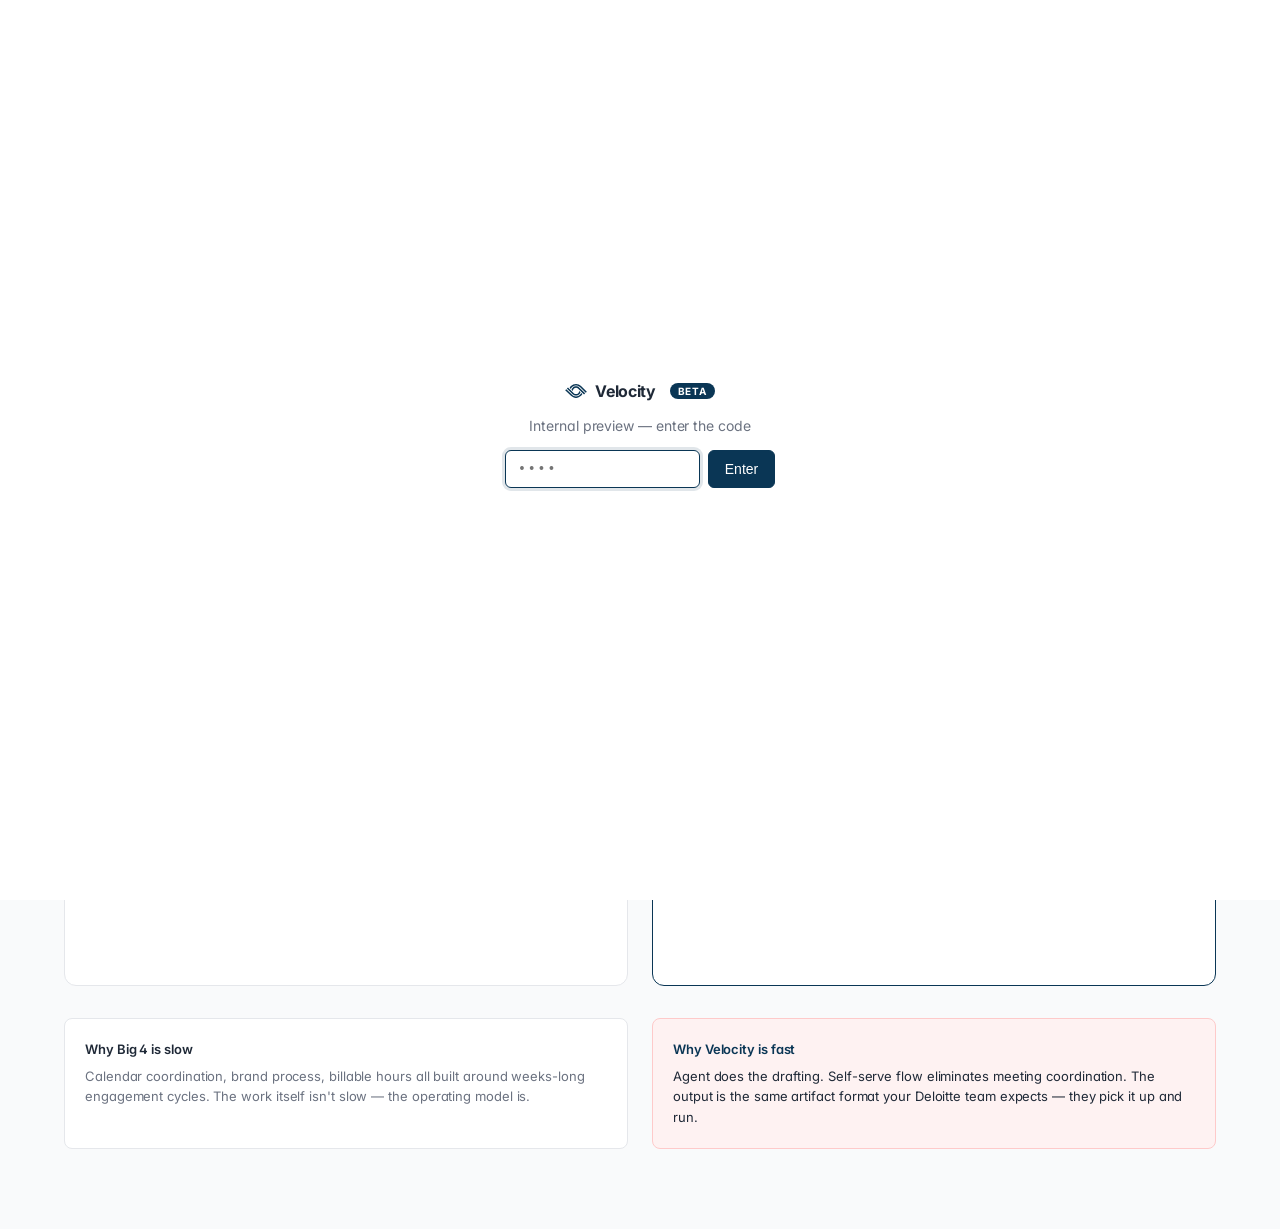
<file: option-2.html>
<!DOCTYPE html>
<html lang="en">
<head>
  <meta charset="UTF-8" />
  <meta name="viewport" content="width=device-width, initial-scale=1.0" />
  <meta name="robots" content="noindex,nofollow" />
  <title>Velocity — Big 4 vs Velocity Race</title>
  <link rel="preconnect" href="https://fonts.googleapis.com" />
  <link rel="preconnect" href="https://fonts.gstatic.com" crossorigin />
  <link href="https://fonts.googleapis.com/css2?family=Inter:wght@400;500;600;700&family=Source+Serif+4:wght@400;600&display=swap" rel="stylesheet" />
  <link rel="stylesheet" href="shared.css?v=20260513i" />
  <style>
    .race-column {
      background: white;
      border: 1px solid var(--border);
      border-radius: 12px;
      padding: 24px;
      height: 70vh;
      min-height: 600px;
      display: flex;
      flex-direction: column;
      overflow: hidden;
    }
    .race-column.velocity { border-color: var(--accent); }

    .col-header {
      display: flex;
      align-items: center;
      justify-content: space-between;
      padding-bottom: 16px;
      border-bottom: 1px solid var(--border);
      margin-bottom: 16px;
    }

    .col-title {
      font-size: 20px;
      font-weight: 700;
      letter-spacing: -0.01em;
    }
    .col-subtitle { font-size: 12px; color: var(--muted); margin-top: 2px; }

    .col-cost {
      font-size: 11px;
      color: var(--muted);
      font-family: monospace;
      letter-spacing: 0.04em;
    }

    .events {
      flex: 1;
      overflow-y: auto;
      display: flex;
      flex-direction: column;
      gap: 8px;
      padding-right: 4px;
    }
    .events::-webkit-scrollbar { width: 4px; }
    .events::-webkit-scrollbar-track { background: transparent; }
    .events::-webkit-scrollbar-thumb { background: var(--border); border-radius: 2px; }

    .event {
      display: flex;
      align-items: flex-start;
      gap: 10px;
      padding: 10px 12px;
      border: 1px solid var(--border);
      border-radius: 6px;
      font-size: 13px;
      line-height: 1.4;
      animation: slideIn 0.4s ease;
      background: #fafafa;
    }
    .event.complete { background: white; }
    .event.velocity-event { border-color: #fecaca; background: #fef2f2; }
    .event.velocity-event.complete { background: white; border-color: var(--accent); }

    .event-time {
      flex-shrink: 0;
      font-size: 10px;
      color: var(--muted);
      font-family: monospace;
      letter-spacing: 0.04em;
      padding-top: 2px;
      min-width: 38px;
    }

    .event-dot {
      flex-shrink: 0;
      width: 8px;
      height: 8px;
      border-radius: 50%;
      background: var(--border);
      margin-top: 5px;
    }
    .event.complete .event-dot { background: #10b981; }
    .event.velocity-event .event-dot { background: var(--accent); }

    .event-text { flex: 1; }
    .event-text strong { font-weight: 600; }

    .winner-banner {
      position: absolute;
      inset: 0;
      background: rgba(10, 54, 85, 0.95);
      color: white;
      display: none;
      align-items: center;
      justify-content: center;
      flex-direction: column;
      border-radius: 12px;
      padding: 32px;
      text-align: center;
      animation: fadeIn 0.5s ease;
    }
    .winner-banner.show { display: flex; }
    @keyframes fadeIn { from { opacity: 0; } to { opacity: 1; } }

    @keyframes slideIn {
      from { opacity: 0; transform: translateY(-4px); }
      to { opacity: 1; transform: translateY(0); }
    }

    .big-clock {
      font-size: 48px;
      font-weight: 700;
      font-variant-numeric: tabular-nums;
      letter-spacing: -0.02em;
      font-family: var(--serif);
    }
  </style>
</head>
<body>
  <div class="demo-nav">
    <div>
      <a href="index.html">← All options</a>
      <span style="color: var(--border); margin: 0 8px;">·</span>
      <span class="brand">Velocity</span>
      <span class="beta-pill">BETA</span>
    </div>
    <div style="font-size: 12px; color: var(--muted);">Option 2 — Split-screen race</div>
  </div>

  <main class="container" style="padding: 32px 24px 80px;">
    <header style="text-align: center; margin-bottom: 32px;">
      <h1 style="font-size: 36px; font-weight: 700; letter-spacing: -0.02em; margin: 0 0 8px;">
        Same artifact. Same auditor. Different timelines.
      </h1>
      <p style="font-size: 14px; color: var(--muted); margin: 0;">
        A Series D Controller standing up a SOX program. Big 4 advisory on the left. Velocity on the right. Same clock.
      </p>
    </header>

    <div style="display: flex; flex-direction: column; align-items: center; gap: 16px; margin-bottom: 32px;">
      <div class="big-clock" id="big-clock">0:00</div>
      <div style="display: flex; gap: 12px;">
        <button id="start-btn" class="btn btn-primary" onclick="startRace()" style="font-size: 14px;">▶ Start race</button>
        <button id="reset-btn" class="btn" onclick="resetRace()" style="font-size: 14px; display: none;">↻ Reset</button>
      </div>
      <div style="font-size: 11px; color: var(--muted);">
        Demo time compressed — each second represents about 1 week of real Big 4 calendar.
      </div>
    </div>

    <div style="display: grid; grid-template-columns: 1fr 1fr; gap: 24px;">

      <!-- Big 4 column -->
      <div class="race-column" style="position: relative;">
        <div class="col-header">
          <div>
            <div class="col-title">Big 4 advisory</div>
            <div class="col-subtitle">e.g., Deloitte / PwC / EY pre-IPO SOX readiness</div>
          </div>
          <div class="col-cost">$1-5M · 6-12 weeks</div>
        </div>
        <div class="events" id="big4-events">
          <div style="text-align: center; color: var(--muted); font-size: 13px; margin: auto;">
            ↑ Hit Start to begin
          </div>
        </div>
      </div>

      <!-- Velocity column -->
      <div class="race-column velocity" style="position: relative;">
        <div class="col-header">
          <div>
            <div class="col-title">Velocity <span class="beta-pill">BETA</span></div>
            <div class="col-subtitle">Self-serve, AI-native — same Deloitte-targeted artifact</div>
          </div>
          <div class="col-cost">$0 · 20 minutes</div>
        </div>
        <div class="events" id="velocity-events">
          <div style="text-align: center; color: var(--muted); font-size: 13px; margin: auto;">
            ↑ Hit Start to begin
          </div>
        </div>
        <div id="velocity-winner" class="winner-banner">
          <div style="font-size: 13px; font-weight: 600; letter-spacing: 0.1em; text-transform: uppercase; opacity: 0.9; margin-bottom: 8px;">✓ COMPLETE</div>
          <div class="big-clock" style="color: white; font-size: 64px;" id="velocity-final-time">0:08</div>
          <div style="font-size: 14px; opacity: 0.9; margin: 12px 0 0; max-width: 300px;">
            Full SOX 404 program ready for Helios Robotics' CFO. Big 4 column is still on Week 1.
          </div>
          <button class="btn" style="margin-top: 24px; background: white; color: var(--accent);" onclick="viewArtifact()">
            View the artifact →
          </button>
        </div>
      </div>

    </div>

    <div style="margin-top: 32px; display: grid; grid-template-columns: 1fr 1fr; gap: 24px; font-size: 13px; line-height: 1.6;">
      <div class="card" style="padding: 20px;">
        <div style="font-weight: 600; margin-bottom: 6px;">Why Big 4 is slow</div>
        <div style="color: var(--muted);">Calendar coordination, brand process, billable hours all built around weeks-long engagement cycles. The work itself isn't slow — the operating model is.</div>
      </div>
      <div class="card" style="padding: 20px; border-color: #fecaca; background: #fef2f2;">
        <div style="font-weight: 600; margin-bottom: 6px; color: var(--accent);">Why Velocity is fast</div>
        <div style="color: var(--ink);">Agent does the drafting. Self-serve flow eliminates meeting coordination. The output is the same artifact format your Deloitte team expects — they pick it up and run.</div>
      </div>
    </div>

  </main>

  <script src="shared.js"></script>
  <script>injectGate();</script>
  <script>
    const big4Events = [
      { t: 1,  text: 'Engagement letter signed with Deloitte', label: 'Week 1' },
      { t: 4,  text: 'Calendar coordination for kickoff meeting', label: 'Week 1' },
      { t: 7,  text: 'Kickoff meeting held with Deloitte audit team', label: 'Week 1' },
      { t: 10, text: 'PBC (Prepared-By-Client) list received', label: 'Week 1' },
      { t: 14, text: 'Initial document gathering — gather 60+ artifacts', label: 'Week 2' },
      { t: 18, text: 'Documents delivered to Deloitte for review', label: 'Week 2' },
      { t: 22, text: 'Deloitte risk assessment workshop scheduled', label: 'Week 3' },
      { t: 26, text: 'Risk assessment workshop held (full-day)', label: 'Week 3' },
      { t: 30, text: 'Deloitte drafts control universe', label: 'Week 4' },
      { t: 34, text: 'Control universe review meeting', label: 'Week 4' },
      { t: 38, text: 'Iteration round 1 — control refinement', label: 'Week 4' },
      { t: 42, text: 'Narrative drafting begins (Deloitte team)', label: 'Week 5' },
      { t: 46, text: 'Narrative review with process owners', label: 'Week 5' },
      { t: 50, text: 'Walkthrough planning session', label: 'Week 6' },
      { t: 54, text: 'Final readiness report drafted', label: 'Week 6' },
      { t: 58, text: 'Report delivered to CFO', label: 'Week 6+' },
    ];

    const velocityEvents = [
      { t: 0.5, text: '<strong>Signed up</strong> as Helios Robotics', label: '0:00' },
      { t: 1.5, text: '<strong>Step 1</strong> — Company profile entered, risk assessment generated', label: '0:01' },
      { t: 3.0, text: '<strong>Step 2</strong> — 115 controls drafted across 3 categories, coherence checked', label: '0:03' },
      { t: 5.0, text: '<strong>Step 3</strong> — 47 narratives drafted in parallel, 8 flagged for review', label: '0:05' },
      { t: 7.0, text: '<strong>Step 4</strong> — Deloitte walkthrough plan generated, sequenced to S-1', label: '0:07' },
      { t: 8.0, text: '<strong>Step 5</strong> ✓ — CFO-ready PDF exported', label: '0:08' },
    ];

    let raceStart = 0;
    let raceRunning = false;
    let big4Pending = [];
    let velocityPending = [];
    let tickFrame;

    function startRace() {
      if (raceRunning) return;
      raceRunning = true;
      raceStart = performance.now();
      big4Pending = [...big4Events];
      velocityPending = [...velocityEvents];

      document.getElementById('big4-events').innerHTML = '';
      document.getElementById('velocity-events').innerHTML = '';
      document.getElementById('start-btn').style.display = 'none';
      document.getElementById('velocity-winner').classList.remove('show');

      tick();
    }

    function resetRace() {
      raceRunning = false;
      cancelAnimationFrame(tickFrame);
      document.getElementById('big-clock').textContent = '0:00';
      document.getElementById('big4-events').innerHTML = '<div style="text-align: center; color: var(--muted); font-size: 13px; margin: auto;">↑ Hit Start to begin</div>';
      document.getElementById('velocity-events').innerHTML = '<div style="text-align: center; color: var(--muted); font-size: 13px; margin: auto;">↑ Hit Start to begin</div>';
      document.getElementById('start-btn').style.display = 'inline-flex';
      document.getElementById('reset-btn').style.display = 'none';
      document.getElementById('velocity-winner').classList.remove('show');
    }

    function tick() {
      const elapsedMs = performance.now() - raceStart;
      const elapsedSec = elapsedMs / 1000;

      // Clock display: this is REAL elapsed time of the demo
      const m = Math.floor(elapsedSec / 60);
      const s = Math.floor(elapsedSec % 60);
      document.getElementById('big-clock').textContent = `${m}:${s.toString().padStart(2, '0')}`;

      // Big 4 events
      while (big4Pending.length && elapsedSec >= big4Pending[0].t) {
        const e = big4Pending.shift();
        addEvent('big4-events', e);
      }

      // Velocity events
      while (velocityPending.length && elapsedSec >= velocityPending[0].t) {
        const e = velocityPending.shift();
        addEvent('velocity-events', e, true);

        // Velocity done — show winner banner
        if (velocityPending.length === 0) {
          setTimeout(() => {
            document.getElementById('velocity-final-time').textContent = `${m}:${s.toString().padStart(2, '0')}`;
            document.getElementById('velocity-winner').classList.add('show');
          }, 800);
        }
      }

      // End condition: all big 4 events done
      if (big4Pending.length === 0 && velocityPending.length === 0) {
        // Let Big 4 keep "running" briefly to show the contrast
        if (elapsedSec > big4Events[big4Events.length - 1].t + 4) {
          raceRunning = false;
          document.getElementById('reset-btn').style.display = 'inline-flex';
          return;
        }
      }

      tickFrame = requestAnimationFrame(tick);
    }

    function addEvent(containerId, event, isVelocity = false) {
      const container = document.getElementById(containerId);
      const el = document.createElement('div');
      el.className = 'event complete' + (isVelocity ? ' velocity-event' : '');
      el.innerHTML = `
        <span class="event-time">${event.label}</span>
        <div class="event-dot"></div>
        <div class="event-text">${event.text}</div>
      `;
      container.appendChild(el);
      container.scrollTop = container.scrollHeight;
    }

    function viewArtifact() {
      window.open('pdf-sample.html', '_blank');
    }
  </script>
</body>
</html>
</file>
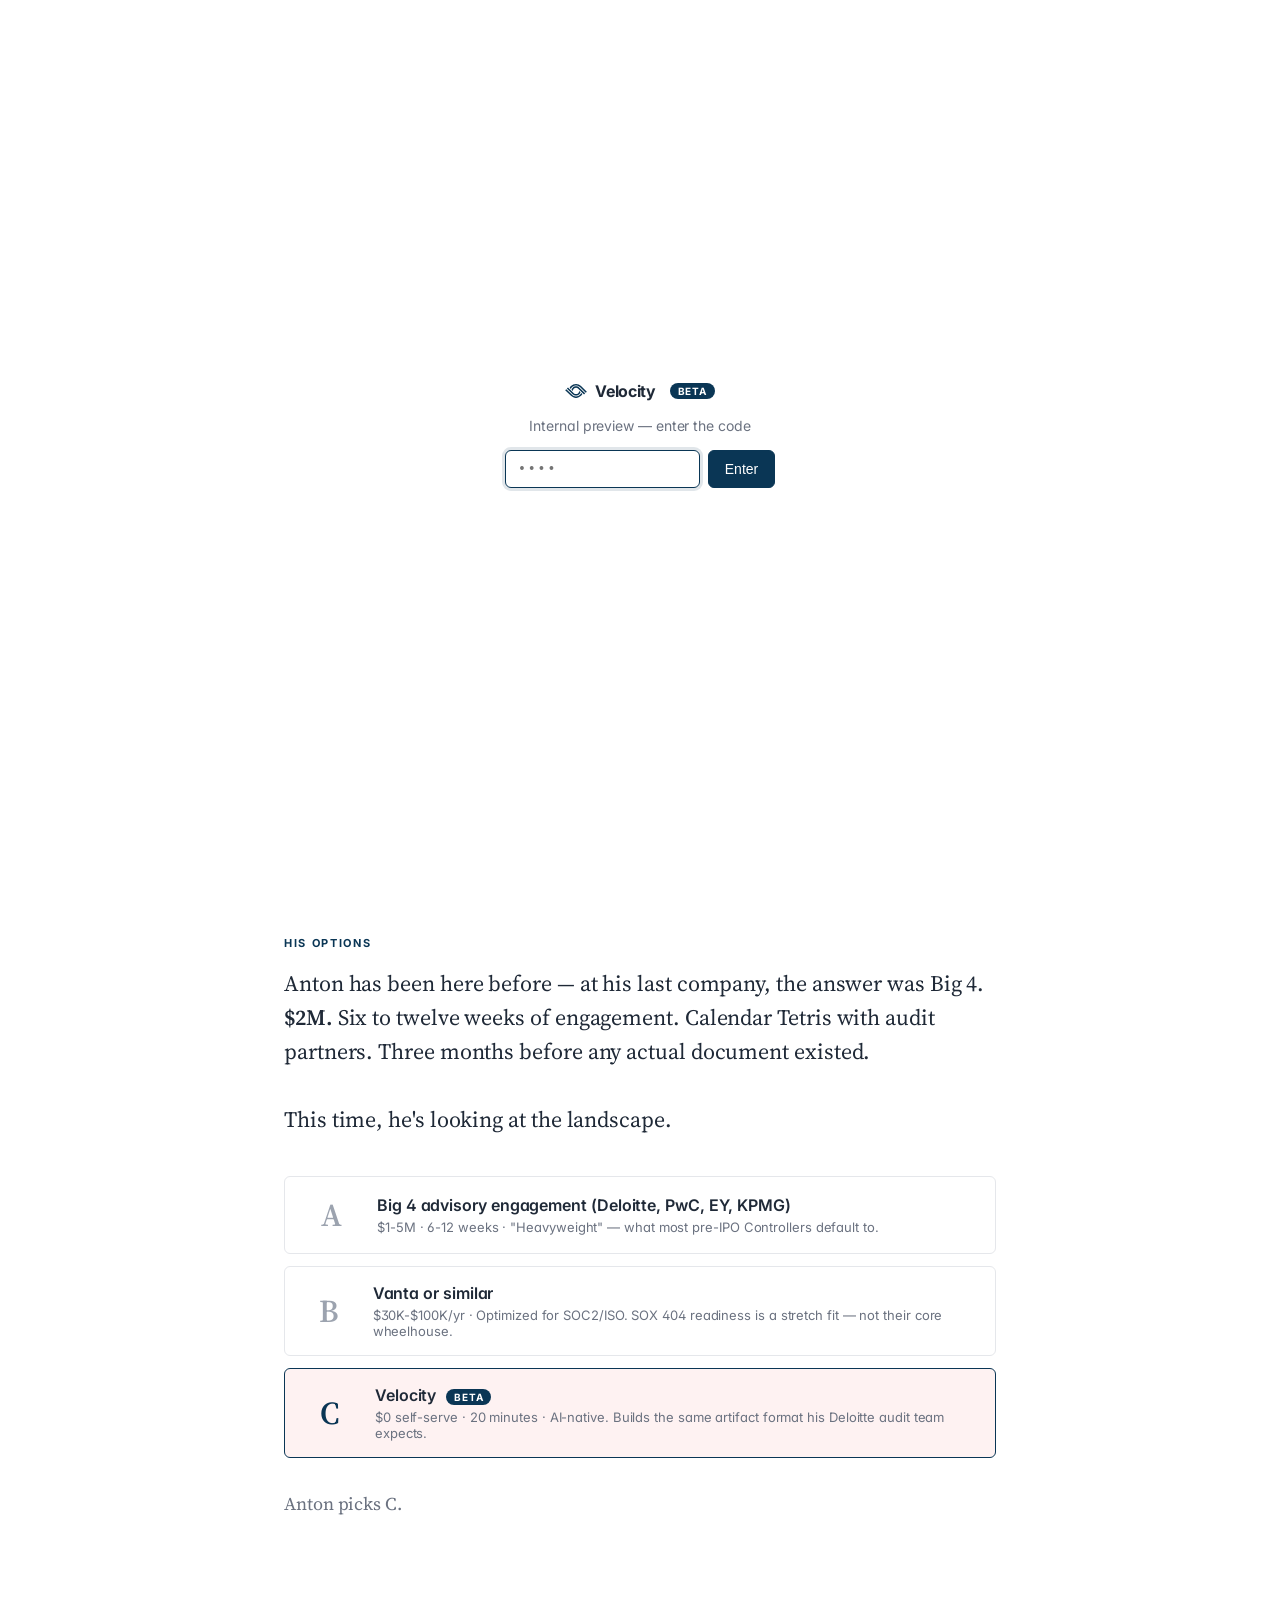
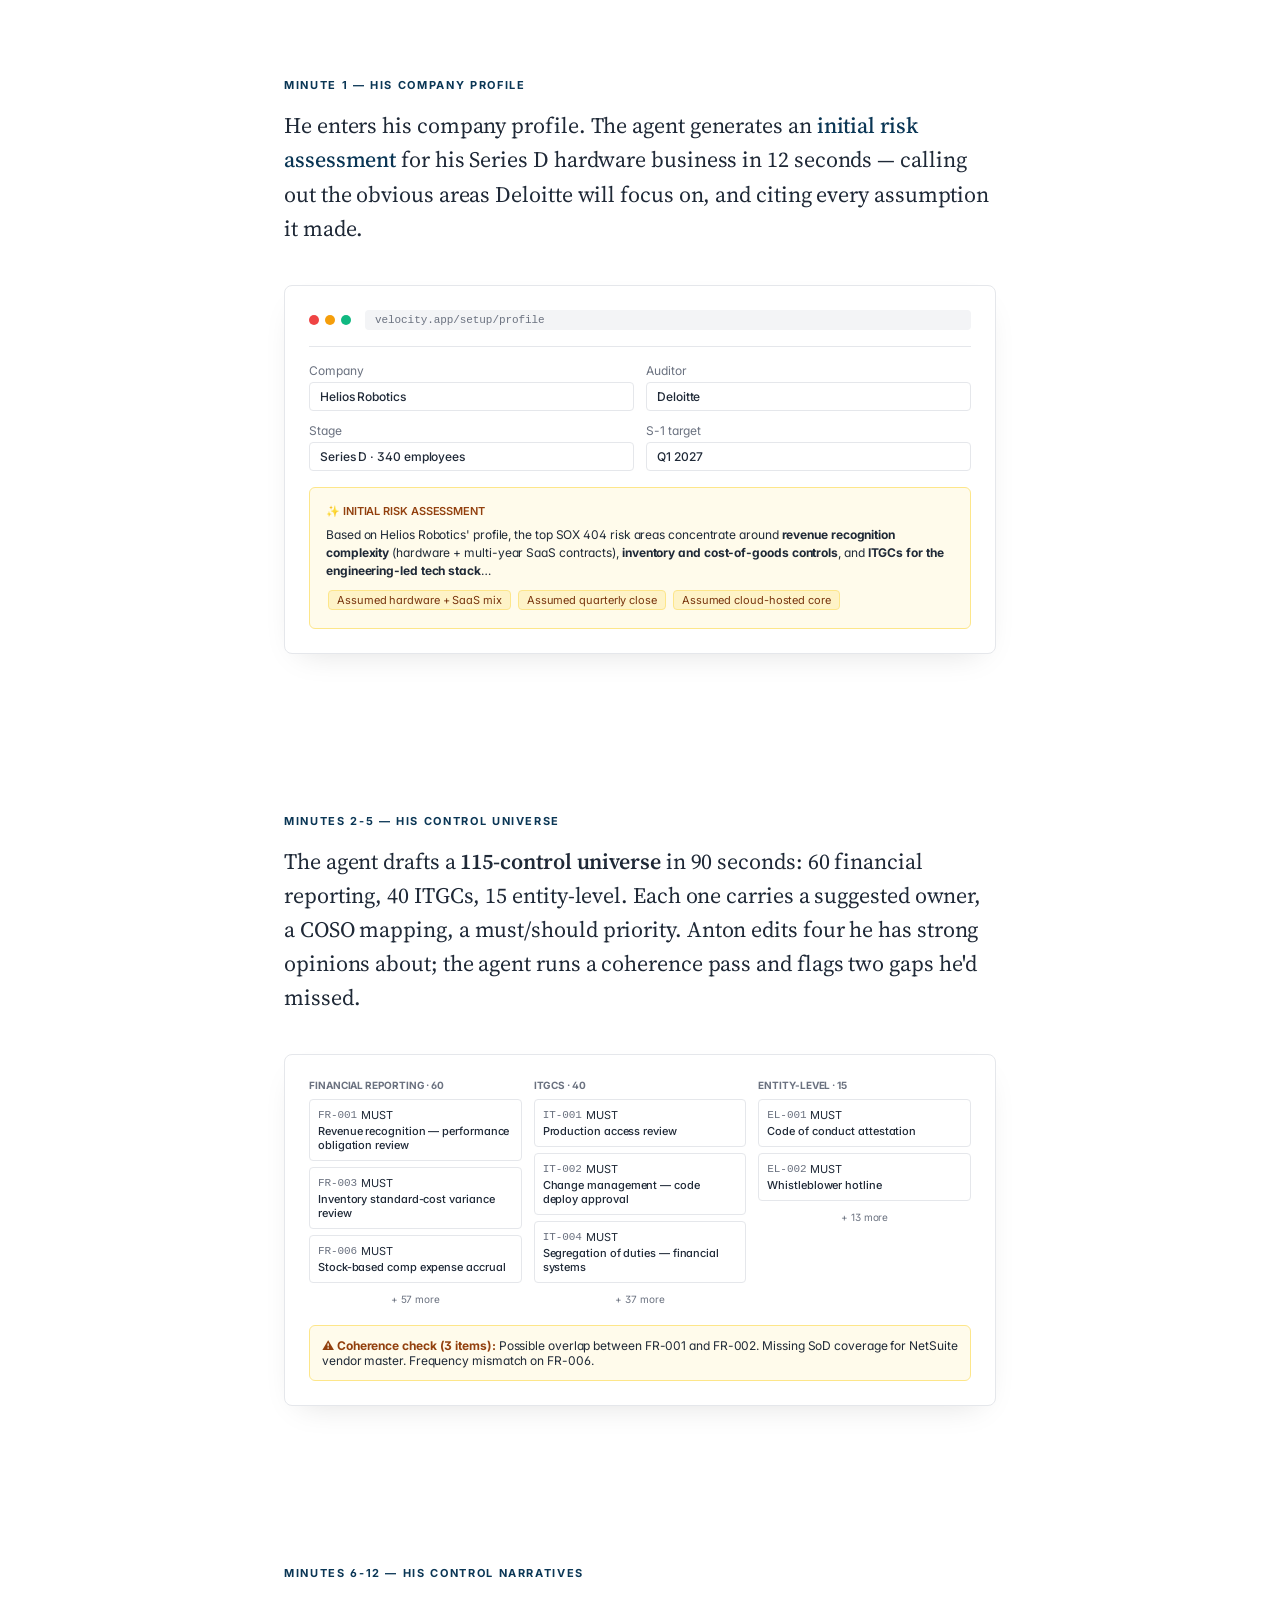
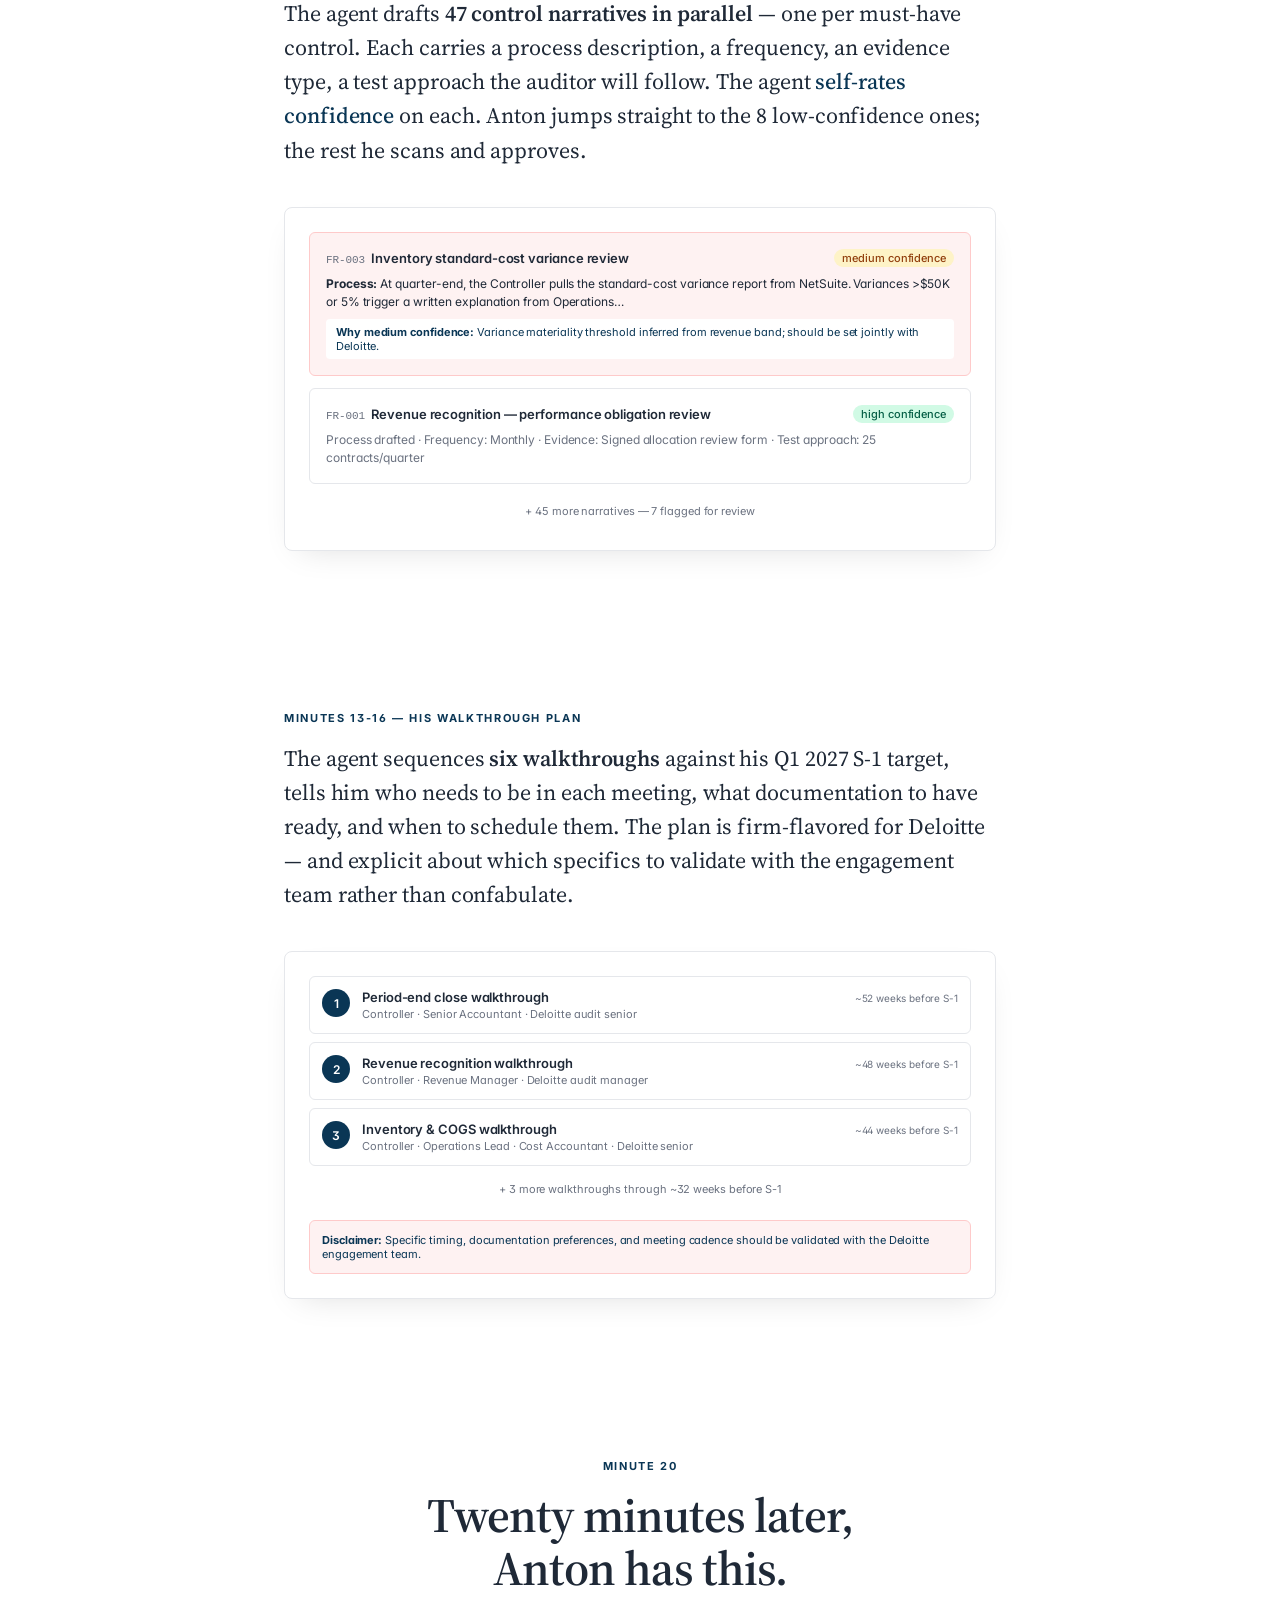
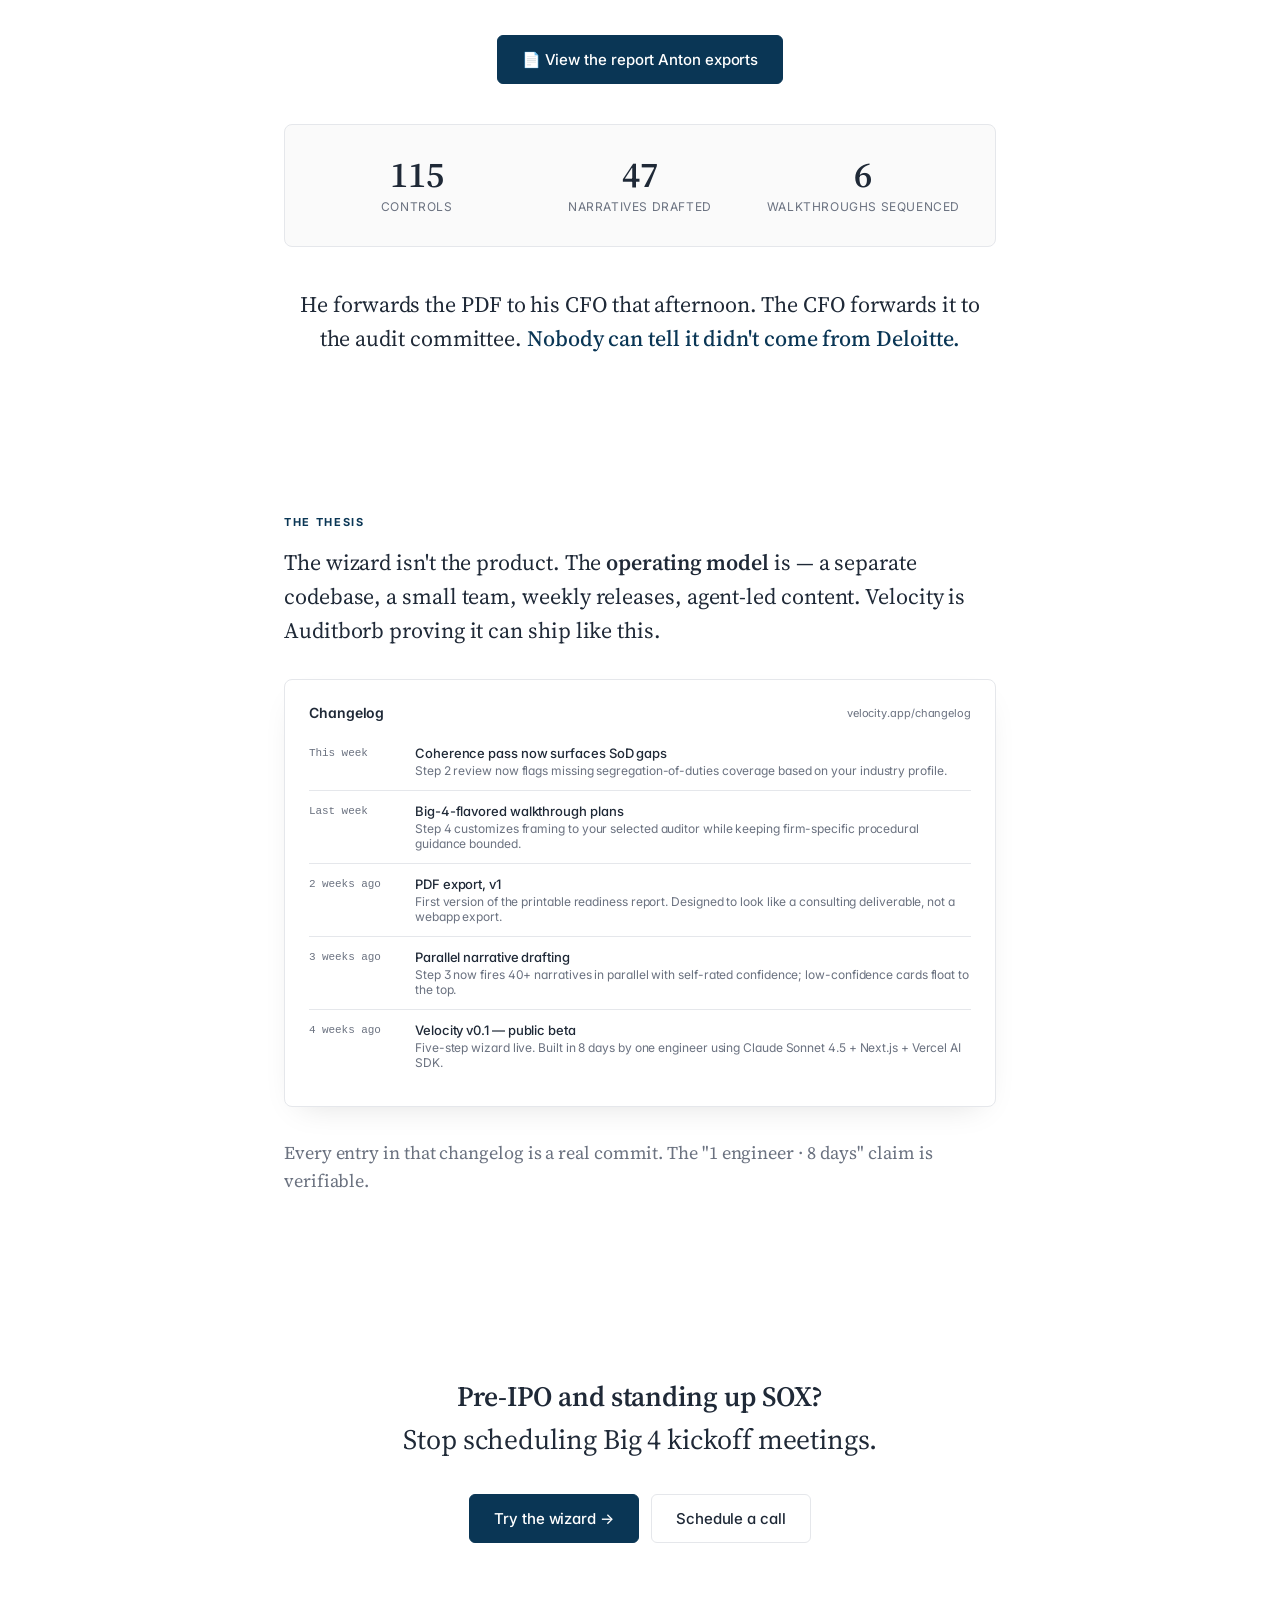
<file: option-3.html>
<!DOCTYPE html>
<html lang="en">
<head>
  <meta charset="UTF-8" />
  <meta name="viewport" content="width=device-width, initial-scale=1.0" />
  <meta name="robots" content="noindex,nofollow" />
  <title>Velocity — Anton's Story</title>
  <link rel="preconnect" href="https://fonts.googleapis.com" />
  <link rel="preconnect" href="https://fonts.gstatic.com" crossorigin />
  <link href="https://fonts.googleapis.com/css2?family=Inter:wght@400;500;600;700&family=Source+Serif+4:wght@400;500;600&display=swap" rel="stylesheet" />
  <link rel="stylesheet" href="shared.css?v=20260513i" />
  <style>
    body { background: white; }

    .narrative {
      font-family: var(--serif);
      font-size: 22px;
      line-height: 1.55;
      color: var(--ink);
      font-weight: 400;
    }
    .narrative em { font-style: italic; color: var(--muted); }
    .narrative strong { font-weight: 600; }
    .narrative .accent { color: var(--accent); font-weight: 500; }

    .scroll-section {
      max-width: 760px;
      margin: 0 auto;
      padding: 80px 24px;
    }
    .scroll-section.wide { max-width: 1100px; }

    .reveal {
      opacity: 0;
      transform: translateY(20px);
      transition: opacity 0.7s ease, transform 0.7s ease;
    }
    .reveal.in { opacity: 1; transform: translateY(0); }

    .scene-label {
      font-family: var(--sans);
      font-size: 11px;
      font-weight: 700;
      letter-spacing: 0.15em;
      text-transform: uppercase;
      color: var(--accent);
      margin-bottom: 16px;
    }

    .mockup {
      background: white;
      border: 1px solid var(--border);
      border-radius: 8px;
      padding: 24px;
      box-shadow: 0 12px 32px -16px rgba(0,0,0,0.15);
      font-family: var(--sans);
      font-size: 14px;
      margin-top: 40px;
    }
    .mockup-toolbar {
      display: flex;
      gap: 6px;
      padding-bottom: 16px;
      border-bottom: 1px solid var(--border);
      margin-bottom: 16px;
      align-items: center;
    }
    .mockup-toolbar .dot {
      width: 10px; height: 10px; border-radius: 50%;
    }
    .url-bar {
      flex: 1;
      background: #f3f4f6;
      border-radius: 4px;
      padding: 4px 10px;
      font-size: 11px;
      color: var(--muted);
      font-family: monospace;
      margin-left: 8px;
    }

    .annotation {
      position: absolute;
      background: var(--accent);
      color: white;
      padding: 4px 10px;
      border-radius: 4px;
      font-size: 11px;
      font-weight: 500;
      font-family: var(--sans);
      max-width: 180px;
      box-shadow: 0 4px 12px -4px rgba(10, 54, 85, 0.5);
    }
    .annotation::before {
      content: '';
      position: absolute;
      width: 0; height: 0;
      border-style: solid;
    }

    .option-card {
      padding: 16px;
      border: 1px solid var(--border);
      border-radius: 6px;
      display: flex;
      gap: 16px;
      align-items: center;
    }

    .changelog-entry {
      display: flex;
      gap: 16px;
      padding: 12px 0;
      border-bottom: 1px solid var(--border);
      font-family: var(--sans);
    }
    .changelog-entry:last-child { border-bottom: none; }
    .changelog-week {
      flex-shrink: 0;
      font-size: 11px;
      color: var(--muted);
      font-family: monospace;
      min-width: 90px;
      padding-top: 2px;
    }

    .hero {
      min-height: 90vh;
      display: flex;
      flex-direction: column;
      justify-content: center;
      max-width: 760px;
      margin: 0 auto;
      padding: 0 24px;
    }
    .hero h1 {
      font-family: var(--serif);
      font-size: 64px;
      font-weight: 600;
      letter-spacing: -0.02em;
      line-height: 1.05;
      margin: 16px 0 24px;
    }
    .hero p { font-size: 20px; color: var(--muted); line-height: 1.5; margin: 0; }

    .stat-grid {
      display: grid;
      grid-template-columns: repeat(3, 1fr);
      gap: 24px;
      padding: 32px;
      border: 1px solid var(--border);
      border-radius: 8px;
      background: #fafafa;
    }
    .stat .num { font-family: var(--serif); font-size: 36px; font-weight: 600; line-height: 1; }
    .stat .lbl { font-size: 12px; color: var(--muted); text-transform: uppercase; letter-spacing: 0.05em; margin-top: 6px; }
  </style>
</head>
<body>

  <div class="demo-nav">
    <div>
      <a href="index.html">← All options</a>
      <span style="color: var(--border); margin: 0 8px;">·</span>
      <span class="brand">Velocity</span>
      <span class="beta-pill">BETA</span>
    </div>
    <div style="font-size: 12px; color: var(--muted);">Option 3 — Long-scroll narrative</div>
  </div>

  <!-- ===== Hero ===== -->
  <section class="hero reveal">
    <div class="scene-label">A story in 90 seconds</div>
    <h1>Meet Anton.</h1>
    <p>He's the Controller at Helios Robotics — a Series D industrial robotics company, 340 people, $50-200M ARR, targeting an S-1 filing in 18 months. His CFO just told him: <em>"We need a SOX 404 program standing up. Now."</em></p>
  </section>

  <!-- ===== Section 1: His options ===== -->
  <section class="scroll-section reveal">
    <div class="scene-label">His options</div>
    <div class="narrative">
      Anton has been here before — at his last company, the answer was Big 4. <strong>$2M.</strong> Six to twelve weeks of engagement. Calendar Tetris with audit partners. Three months before any actual document existed.
      <br><br>
      This time, he's looking at the landscape.
    </div>
    <div style="display: flex; flex-direction: column; gap: 12px; margin-top: 40px;">
      <div class="option-card">
        <div style="font-family: var(--serif); font-size: 32px; font-weight: 600; color: #9ca3af; width: 60px; text-align: center;">A</div>
        <div>
          <div style="font-weight: 600; margin-bottom: 4px;">Big 4 advisory engagement (Deloitte, PwC, EY, KPMG)</div>
          <div style="font-size: 13px; color: var(--muted);">$1-5M · 6-12 weeks · "Heavyweight" — what most pre-IPO Controllers default to.</div>
        </div>
      </div>
      <div class="option-card">
        <div style="font-family: var(--serif); font-size: 32px; font-weight: 600; color: #9ca3af; width: 60px; text-align: center;">B</div>
        <div>
          <div style="font-weight: 600; margin-bottom: 4px;">Vanta or similar</div>
          <div style="font-size: 13px; color: var(--muted);">$30K-$100K/yr · Optimized for SOC2/ISO. SOX 404 readiness is a stretch fit — not their core wheelhouse.</div>
        </div>
      </div>
      <div class="option-card" style="border-color: var(--accent); background: #fef2f2;">
        <div style="font-family: var(--serif); font-size: 32px; font-weight: 600; color: var(--accent); width: 60px; text-align: center;">C</div>
        <div>
          <div style="font-weight: 600; margin-bottom: 4px;">Velocity <span class="beta-pill">BETA</span></div>
          <div style="font-size: 13px; color: var(--muted);">$0 self-serve · 20 minutes · AI-native. Builds the same artifact format his Deloitte audit team expects.</div>
        </div>
      </div>
    </div>
    <div class="narrative" style="margin-top: 32px; font-size: 18px; color: var(--muted);">
      Anton picks C.
    </div>
  </section>

  <!-- ===== Section 2: Profile ===== -->
  <section class="scroll-section reveal">
    <div class="scene-label">Minute 1 — His company profile</div>
    <div class="narrative">
      He enters his company profile. The agent generates an <span class="accent">initial risk assessment</span> for his Series D hardware business in 12 seconds — calling out the obvious areas Deloitte will focus on, and citing every assumption it made.
    </div>
    <div class="mockup">
      <div class="mockup-toolbar">
        <div class="dot" style="background: #ef4444;"></div>
        <div class="dot" style="background: #f59e0b;"></div>
        <div class="dot" style="background: #10b981;"></div>
        <div class="url-bar">velocity.app/setup/profile</div>
      </div>
      <div style="display: grid; grid-template-columns: 1fr 1fr; gap: 12px; font-size: 12px;">
        <div>
          <div style="color: var(--muted); margin-bottom: 4px;">Company</div>
          <div style="font-weight: 500; padding: 6px 10px; border: 1px solid var(--border); border-radius: 4px;">Helios Robotics</div>
        </div>
        <div>
          <div style="color: var(--muted); margin-bottom: 4px;">Auditor</div>
          <div style="font-weight: 500; padding: 6px 10px; border: 1px solid var(--border); border-radius: 4px;">Deloitte</div>
        </div>
        <div>
          <div style="color: var(--muted); margin-bottom: 4px;">Stage</div>
          <div style="font-weight: 500; padding: 6px 10px; border: 1px solid var(--border); border-radius: 4px;">Series D · 340 employees</div>
        </div>
        <div>
          <div style="color: var(--muted); margin-bottom: 4px;">S-1 target</div>
          <div style="font-weight: 500; padding: 6px 10px; border: 1px solid var(--border); border-radius: 4px;">Q1 2027</div>
        </div>
      </div>
      <div style="margin-top: 16px; padding: 16px; background: #fffbeb; border: 1px solid #fde68a; border-radius: 6px;">
        <div style="font-size: 11px; font-weight: 600; color: #92400e; margin-bottom: 8px;">✨ INITIAL RISK ASSESSMENT</div>
        <div style="font-size: 12px; line-height: 1.5; color: var(--ink);">
          Based on Helios Robotics' profile, the top SOX 404 risk areas concentrate around <strong>revenue recognition complexity</strong> (hardware + multi-year SaaS contracts), <strong>inventory and cost-of-goods controls</strong>, and <strong>ITGCs for the engineering-led tech stack</strong>…
        </div>
        <div style="margin-top: 8px; font-size: 11px;">
          <span class="assumption-chip">Assumed hardware + SaaS mix</span>
          <span class="assumption-chip">Assumed quarterly close</span>
          <span class="assumption-chip">Assumed cloud-hosted core</span>
        </div>
      </div>
    </div>
  </section>

  <!-- ===== Section 3: Controls ===== -->
  <section class="scroll-section reveal">
    <div class="scene-label">Minutes 2-5 — His control universe</div>
    <div class="narrative">
      The agent drafts a <strong>115-control universe</strong> in 90 seconds: 60 financial reporting, 40 ITGCs, 15 entity-level. Each one carries a suggested owner, a COSO mapping, a must/should priority. Anton edits four he has strong opinions about; the agent runs a coherence pass and flags two gaps he'd missed.
    </div>
    <div class="mockup">
      <div style="display: grid; grid-template-columns: 1fr 1fr 1fr; gap: 12px;">
        <div>
          <div style="font-size: 10px; font-weight: 700; color: var(--muted); text-transform: uppercase; margin-bottom: 8px;">Financial reporting · 60</div>
          <div style="display: flex; flex-direction: column; gap: 6px;">
            <div style="padding: 8px; border: 1px solid var(--border); border-radius: 4px; font-size: 11px;">
              <div style="display: flex; gap: 4px; align-items: center; margin-bottom: 2px;"><span style="font-family: monospace; color: var(--muted);">FR-001</span><span class="priority-must">MUST</span></div>
              <div style="font-weight: 500;">Revenue recognition — performance obligation review</div>
            </div>
            <div style="padding: 8px; border: 1px solid var(--border); border-radius: 4px; font-size: 11px;">
              <div style="display: flex; gap: 4px; align-items: center; margin-bottom: 2px;"><span style="font-family: monospace; color: var(--muted);">FR-003</span><span class="priority-must">MUST</span></div>
              <div style="font-weight: 500;">Inventory standard-cost variance review</div>
            </div>
            <div style="padding: 8px; border: 1px solid var(--border); border-radius: 4px; font-size: 11px;">
              <div style="display: flex; gap: 4px; align-items: center; margin-bottom: 2px;"><span style="font-family: monospace; color: var(--muted);">FR-006</span><span class="priority-must">MUST</span></div>
              <div style="font-weight: 500;">Stock-based comp expense accrual</div>
            </div>
            <div style="font-size: 10px; color: var(--muted); text-align: center; padding: 4px;">+ 57 more</div>
          </div>
        </div>
        <div>
          <div style="font-size: 10px; font-weight: 700; color: var(--muted); text-transform: uppercase; margin-bottom: 8px;">ITGCs · 40</div>
          <div style="display: flex; flex-direction: column; gap: 6px;">
            <div style="padding: 8px; border: 1px solid var(--border); border-radius: 4px; font-size: 11px;">
              <div style="display: flex; gap: 4px; align-items: center; margin-bottom: 2px;"><span style="font-family: monospace; color: var(--muted);">IT-001</span><span class="priority-must">MUST</span></div>
              <div style="font-weight: 500;">Production access review</div>
            </div>
            <div style="padding: 8px; border: 1px solid var(--border); border-radius: 4px; font-size: 11px;">
              <div style="display: flex; gap: 4px; align-items: center; margin-bottom: 2px;"><span style="font-family: monospace; color: var(--muted);">IT-002</span><span class="priority-must">MUST</span></div>
              <div style="font-weight: 500;">Change management — code deploy approval</div>
            </div>
            <div style="padding: 8px; border: 1px solid var(--border); border-radius: 4px; font-size: 11px;">
              <div style="display: flex; gap: 4px; align-items: center; margin-bottom: 2px;"><span style="font-family: monospace; color: var(--muted);">IT-004</span><span class="priority-must">MUST</span></div>
              <div style="font-weight: 500;">Segregation of duties — financial systems</div>
            </div>
            <div style="font-size: 10px; color: var(--muted); text-align: center; padding: 4px;">+ 37 more</div>
          </div>
        </div>
        <div>
          <div style="font-size: 10px; font-weight: 700; color: var(--muted); text-transform: uppercase; margin-bottom: 8px;">Entity-level · 15</div>
          <div style="display: flex; flex-direction: column; gap: 6px;">
            <div style="padding: 8px; border: 1px solid var(--border); border-radius: 4px; font-size: 11px;">
              <div style="display: flex; gap: 4px; align-items: center; margin-bottom: 2px;"><span style="font-family: monospace; color: var(--muted);">EL-001</span><span class="priority-must">MUST</span></div>
              <div style="font-weight: 500;">Code of conduct attestation</div>
            </div>
            <div style="padding: 8px; border: 1px solid var(--border); border-radius: 4px; font-size: 11px;">
              <div style="display: flex; gap: 4px; align-items: center; margin-bottom: 2px;"><span style="font-family: monospace; color: var(--muted);">EL-002</span><span class="priority-must">MUST</span></div>
              <div style="font-weight: 500;">Whistleblower hotline</div>
            </div>
            <div style="font-size: 10px; color: var(--muted); text-align: center; padding: 4px;">+ 13 more</div>
          </div>
        </div>
      </div>
      <div style="margin-top: 16px; padding: 12px; background: #fffbeb; border: 1px solid #fde68a; border-radius: 6px; font-size: 12px;">
        <strong style="color: #92400e;">⚠ Coherence check (3 items):</strong> Possible overlap between FR-001 and FR-002. Missing SoD coverage for NetSuite vendor master. Frequency mismatch on FR-006.
      </div>
    </div>
  </section>

  <!-- ===== Section 4: Narratives ===== -->
  <section class="scroll-section reveal">
    <div class="scene-label">Minutes 6-12 — His control narratives</div>
    <div class="narrative">
      The agent drafts <strong>47 control narratives in parallel</strong> — one per must-have control. Each carries a process description, a frequency, an evidence type, a test approach the auditor will follow. The agent <span class="accent">self-rates confidence</span> on each. Anton jumps straight to the 8 low-confidence ones; the rest he scans and approves.
    </div>
    <div class="mockup">
      <div style="display: flex; flex-direction: column; gap: 12px;">
        <div style="padding: 16px; border: 1px solid #fecaca; border-radius: 6px; background: #fef2f2;">
          <div style="display: flex; justify-content: space-between; align-items: center; margin-bottom: 8px;">
            <div><span style="font-family: monospace; font-size: 11px; color: var(--muted);">FR-003</span><span style="margin-left: 6px; font-weight: 600; font-size: 13px;">Inventory standard-cost variance review</span></div>
            <span class="confidence-pill conf-medium">medium confidence</span>
          </div>
          <div style="font-size: 12px; line-height: 1.5;">
            <strong>Process:</strong> At quarter-end, the Controller pulls the standard-cost variance report from NetSuite. Variances >$50K or 5% trigger a written explanation from Operations…
          </div>
          <div style="margin-top: 8px; padding: 6px 10px; background: white; border-radius: 4px; font-size: 11px; color: var(--accent);">
            <strong>Why medium confidence:</strong> Variance materiality threshold inferred from revenue band; should be set jointly with Deloitte.
          </div>
        </div>
        <div style="padding: 16px; border: 1px solid var(--border); border-radius: 6px;">
          <div style="display: flex; justify-content: space-between; align-items: center; margin-bottom: 8px;">
            <div><span style="font-family: monospace; font-size: 11px; color: var(--muted);">FR-001</span><span style="margin-left: 6px; font-weight: 600; font-size: 13px;">Revenue recognition — performance obligation review</span></div>
            <span class="confidence-pill conf-high">high confidence</span>
          </div>
          <div style="font-size: 12px; line-height: 1.5; color: var(--muted);">
            Process drafted · Frequency: Monthly · Evidence: Signed allocation review form · Test approach: 25 contracts/quarter
          </div>
        </div>
        <div style="text-align: center; font-size: 11px; color: var(--muted); padding: 8px;">+ 45 more narratives — 7 flagged for review</div>
      </div>
    </div>
  </section>

  <!-- ===== Section 5: Walkthroughs ===== -->
  <section class="scroll-section reveal">
    <div class="scene-label">Minutes 13-16 — His walkthrough plan</div>
    <div class="narrative">
      The agent sequences <strong>six walkthroughs</strong> against his Q1 2027 S-1 target, tells him who needs to be in each meeting, what documentation to have ready, and when to schedule them. The plan is firm-flavored for Deloitte — and explicit about which specifics to validate with the engagement team rather than confabulate.
    </div>
    <div class="mockup">
      <div style="display: flex; flex-direction: column; gap: 8px;">
        <div style="display: flex; gap: 12px; padding: 12px; border: 1px solid var(--border); border-radius: 6px;">
          <div style="width: 28px; height: 28px; border-radius: 50%; background: var(--accent); color: white; display: flex; align-items: center; justify-content: center; font-weight: 600; font-size: 12px; flex-shrink: 0;">1</div>
          <div style="flex: 1;">
            <div style="display: flex; justify-content: space-between; align-items: baseline;">
              <div style="font-weight: 600; font-size: 13px;">Period-end close walkthrough</div>
              <div style="font-size: 10px; color: var(--muted);">~52 weeks before S-1</div>
            </div>
            <div style="font-size: 11px; color: var(--muted); margin-top: 2px;">Controller · Senior Accountant · Deloitte audit senior</div>
          </div>
        </div>
        <div style="display: flex; gap: 12px; padding: 12px; border: 1px solid var(--border); border-radius: 6px;">
          <div style="width: 28px; height: 28px; border-radius: 50%; background: var(--accent); color: white; display: flex; align-items: center; justify-content: center; font-weight: 600; font-size: 12px; flex-shrink: 0;">2</div>
          <div style="flex: 1;">
            <div style="display: flex; justify-content: space-between; align-items: baseline;">
              <div style="font-weight: 600; font-size: 13px;">Revenue recognition walkthrough</div>
              <div style="font-size: 10px; color: var(--muted);">~48 weeks before S-1</div>
            </div>
            <div style="font-size: 11px; color: var(--muted); margin-top: 2px;">Controller · Revenue Manager · Deloitte audit manager</div>
          </div>
        </div>
        <div style="display: flex; gap: 12px; padding: 12px; border: 1px solid var(--border); border-radius: 6px;">
          <div style="width: 28px; height: 28px; border-radius: 50%; background: var(--accent); color: white; display: flex; align-items: center; justify-content: center; font-weight: 600; font-size: 12px; flex-shrink: 0;">3</div>
          <div style="flex: 1;">
            <div style="display: flex; justify-content: space-between; align-items: baseline;">
              <div style="font-weight: 600; font-size: 13px;">Inventory &amp; COGS walkthrough</div>
              <div style="font-size: 10px; color: var(--muted);">~44 weeks before S-1</div>
            </div>
            <div style="font-size: 11px; color: var(--muted); margin-top: 2px;">Controller · Operations Lead · Cost Accountant · Deloitte senior</div>
          </div>
        </div>
        <div style="text-align: center; font-size: 11px; color: var(--muted); padding: 8px;">+ 3 more walkthroughs through ~32 weeks before S-1</div>
      </div>
      <div style="margin-top: 16px; padding: 12px; background: #fef2f2; border: 1px solid #fecaca; border-radius: 6px; font-size: 11px; color: var(--accent);">
        <strong>Disclaimer:</strong> Specific timing, documentation preferences, and meeting cadence should be validated with the Deloitte engagement team.
      </div>
    </div>
  </section>

  <!-- ===== Section 6: 20 minutes later ===== -->
  <section class="scroll-section reveal" style="text-align: center;">
    <div class="scene-label">Minute 20</div>
    <div style="font-family: var(--serif); font-size: 48px; font-weight: 600; letter-spacing: -0.02em; line-height: 1.1; margin: 16px 0 24px;">
      Twenty minutes later,<br>Anton has this.
    </div>
    <div style="margin-top: 40px;">
      <a class="btn btn-primary" href="pdf-sample.html" target="_blank" style="font-size: 15px; padding: 14px 24px;">
        📄 View the report Anton exports
      </a>
    </div>
    <div style="margin-top: 40px;" class="stat-grid">
      <div class="stat">
        <div class="num">115</div>
        <div class="lbl">Controls</div>
      </div>
      <div class="stat">
        <div class="num">47</div>
        <div class="lbl">Narratives drafted</div>
      </div>
      <div class="stat">
        <div class="num">6</div>
        <div class="lbl">Walkthroughs sequenced</div>
      </div>
    </div>
    <div style="margin-top: 40px;" class="narrative">
      He forwards the PDF to his CFO that afternoon. The CFO forwards it to the audit committee. <span class="accent">Nobody can tell it didn't come from Deloitte.</span>
    </div>
  </section>

  <!-- ===== Section 7: Operating model proof ===== -->
  <section class="scroll-section reveal">
    <div class="scene-label">The thesis</div>
    <div class="narrative">
      The wizard isn't the product. The <strong>operating model</strong> is — a separate codebase, a small team, weekly releases, agent-led content. Velocity is Auditborb proving it can ship like this.
    </div>
    <div class="mockup" style="margin-top: 32px;">
      <div style="display: flex; justify-content: space-between; align-items: center; margin-bottom: 12px;">
        <div style="font-weight: 600; font-size: 14px;">Changelog</div>
        <div style="font-size: 11px; color: var(--muted);">velocity.app/changelog</div>
      </div>
      <div>
        <div class="changelog-entry">
          <div class="changelog-week">This week</div>
          <div>
            <div style="font-weight: 500; font-size: 13px;">Coherence pass now surfaces SoD gaps</div>
            <div style="font-size: 12px; color: var(--muted); margin-top: 2px;">Step 2 review now flags missing segregation-of-duties coverage based on your industry profile.</div>
          </div>
        </div>
        <div class="changelog-entry">
          <div class="changelog-week">Last week</div>
          <div>
            <div style="font-weight: 500; font-size: 13px;">Big-4-flavored walkthrough plans</div>
            <div style="font-size: 12px; color: var(--muted); margin-top: 2px;">Step 4 customizes framing to your selected auditor while keeping firm-specific procedural guidance bounded.</div>
          </div>
        </div>
        <div class="changelog-entry">
          <div class="changelog-week">2 weeks ago</div>
          <div>
            <div style="font-weight: 500; font-size: 13px;">PDF export, v1</div>
            <div style="font-size: 12px; color: var(--muted); margin-top: 2px;">First version of the printable readiness report. Designed to look like a consulting deliverable, not a webapp export.</div>
          </div>
        </div>
        <div class="changelog-entry">
          <div class="changelog-week">3 weeks ago</div>
          <div>
            <div style="font-weight: 500; font-size: 13px;">Parallel narrative drafting</div>
            <div style="font-size: 12px; color: var(--muted); margin-top: 2px;">Step 3 now fires 40+ narratives in parallel with self-rated confidence; low-confidence cards float to the top.</div>
          </div>
        </div>
        <div class="changelog-entry">
          <div class="changelog-week">4 weeks ago</div>
          <div>
            <div style="font-weight: 500; font-size: 13px;">Velocity v0.1 — public beta</div>
            <div style="font-size: 12px; color: var(--muted); margin-top: 2px;">Five-step wizard live. Built in 8 days by one engineer using Claude Sonnet 4.5 + Next.js + Vercel AI SDK.</div>
          </div>
        </div>
      </div>
    </div>
    <div class="narrative" style="margin-top: 32px; font-size: 18px; color: var(--muted);">
      Every entry in that changelog is a real commit. The "1 engineer · 8 days" claim is verifiable.
    </div>
  </section>

  <!-- ===== Section 8: CTA ===== -->
  <section class="scroll-section reveal" style="text-align: center; padding: 100px 24px;">
    <div class="narrative" style="font-size: 28px;">
      <strong>Pre-IPO and standing up SOX?</strong><br>
      Stop scheduling Big 4 kickoff meetings.
    </div>
    <div style="margin-top: 32px; display: flex; gap: 12px; justify-content: center;">
      <a class="btn btn-primary" href="option-1.html" style="font-size: 15px; padding: 14px 24px;">
        Try the wizard →
      </a>
      <a class="btn" href="#" style="font-size: 15px; padding: 14px 24px;">
        Schedule a call
      </a>
    </div>
  </section>

  <script src="shared.js"></script>
  <script>injectGate();</script>
  <script>
    // Reveal on scroll
    const observer = new IntersectionObserver((entries) => {
      entries.forEach(e => {
        if (e.isIntersecting) {
          e.target.classList.add('in');
          observer.unobserve(e.target);
        }
      });
    }, { threshold: 0.15 });
    document.querySelectorAll('.reveal').forEach(el => observer.observe(el));
  </script>
</body>
</html>
</file>
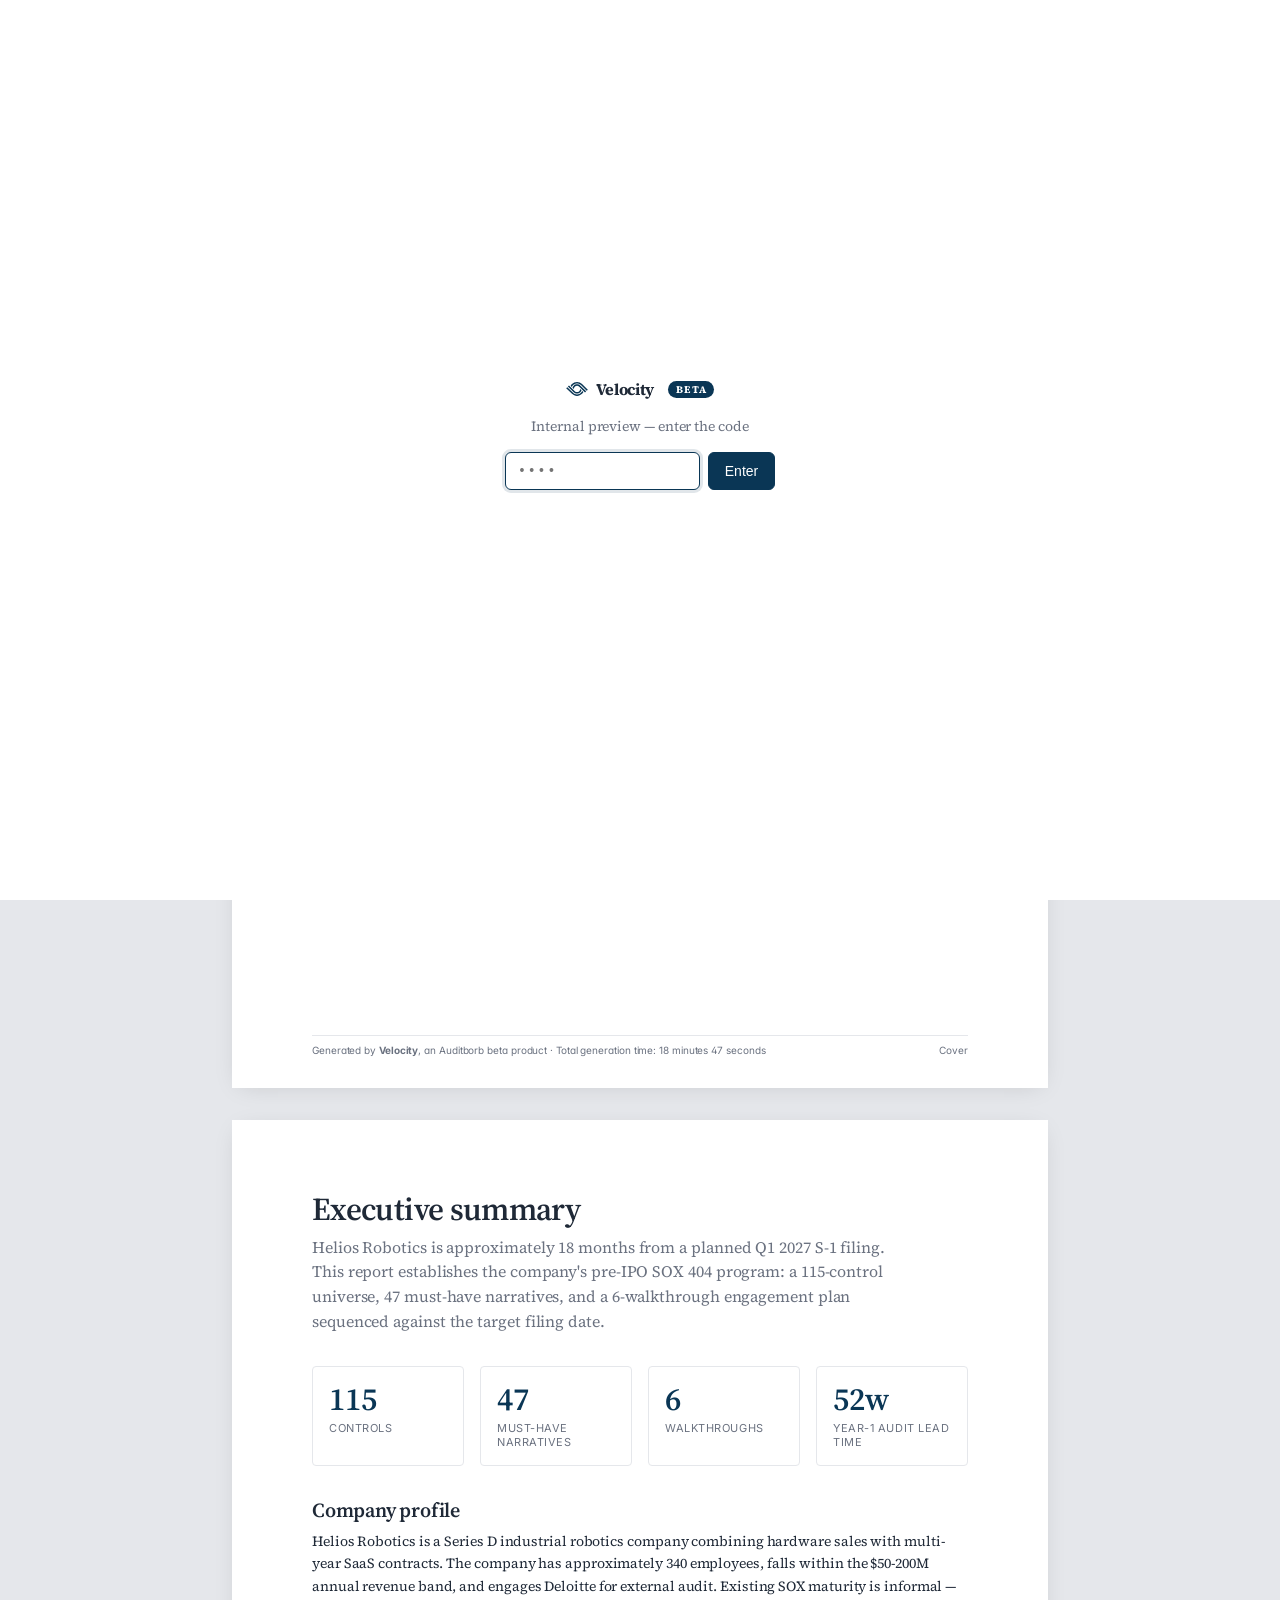
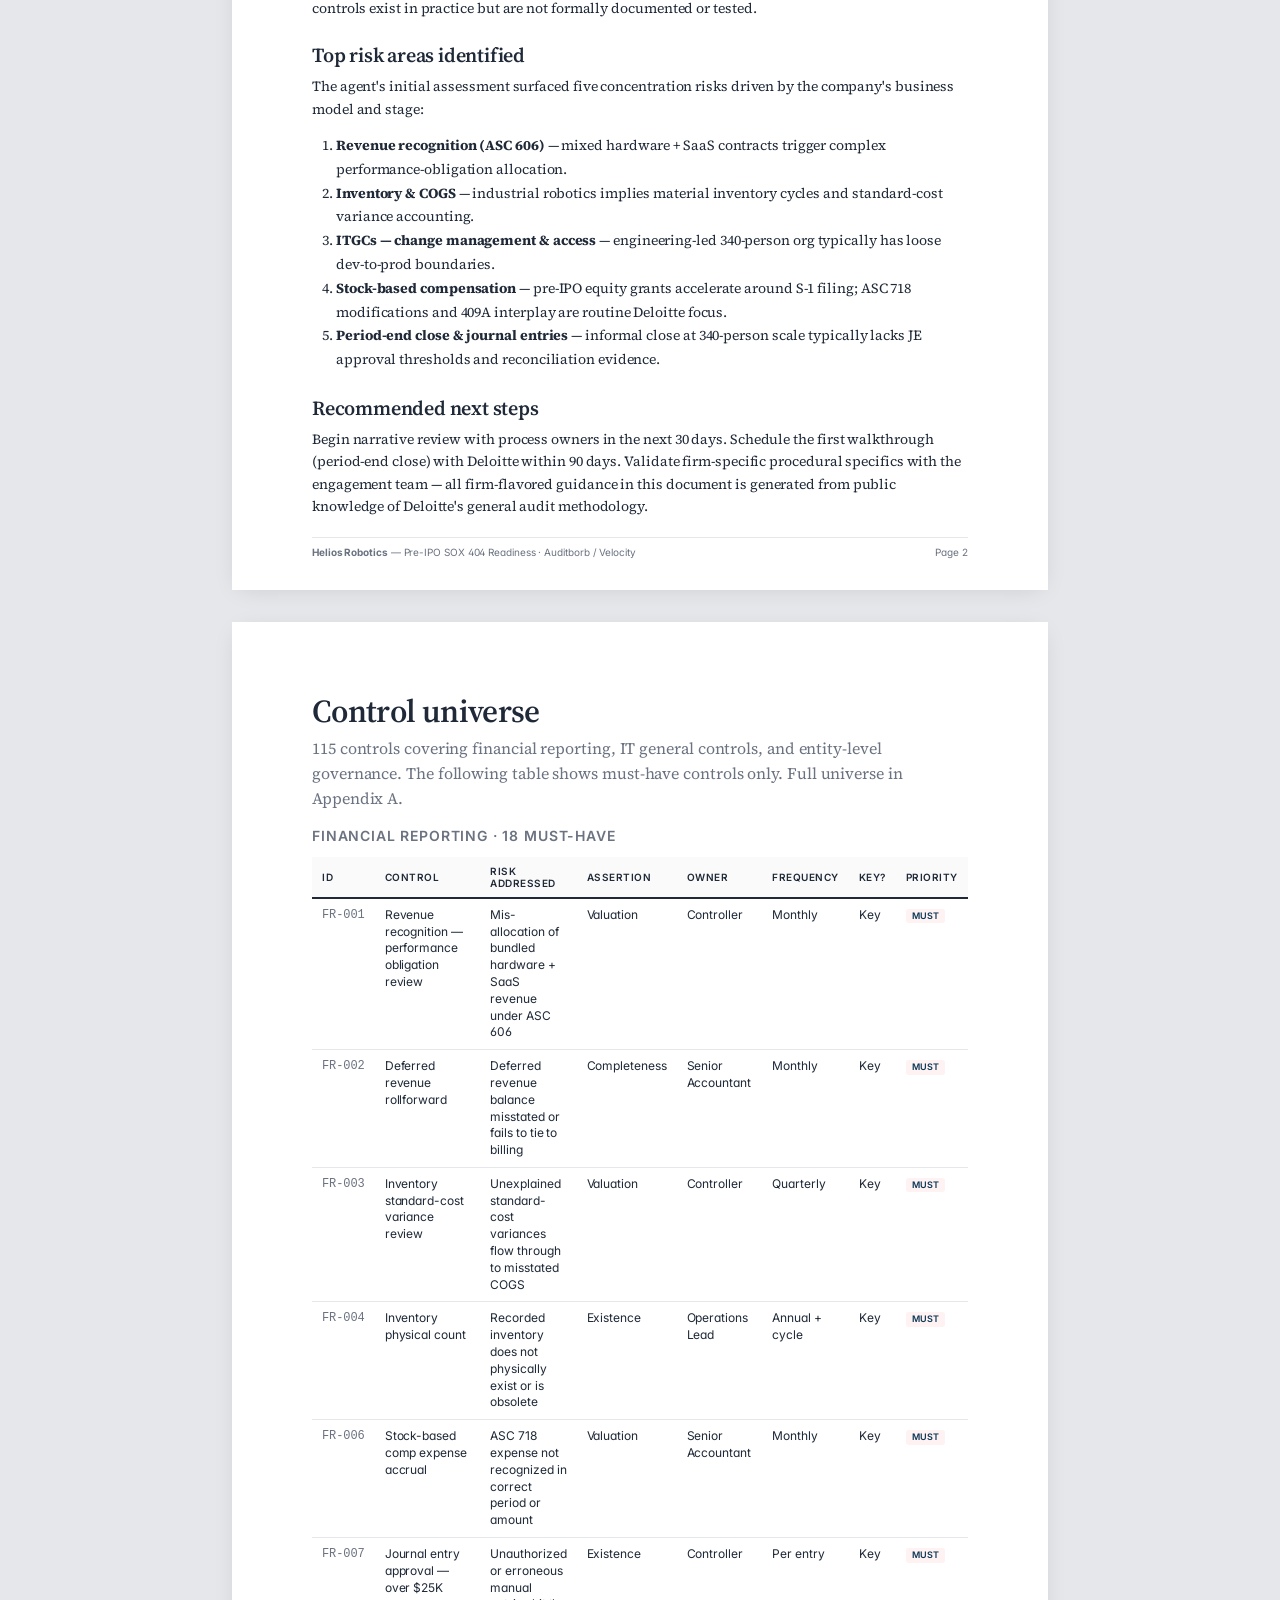
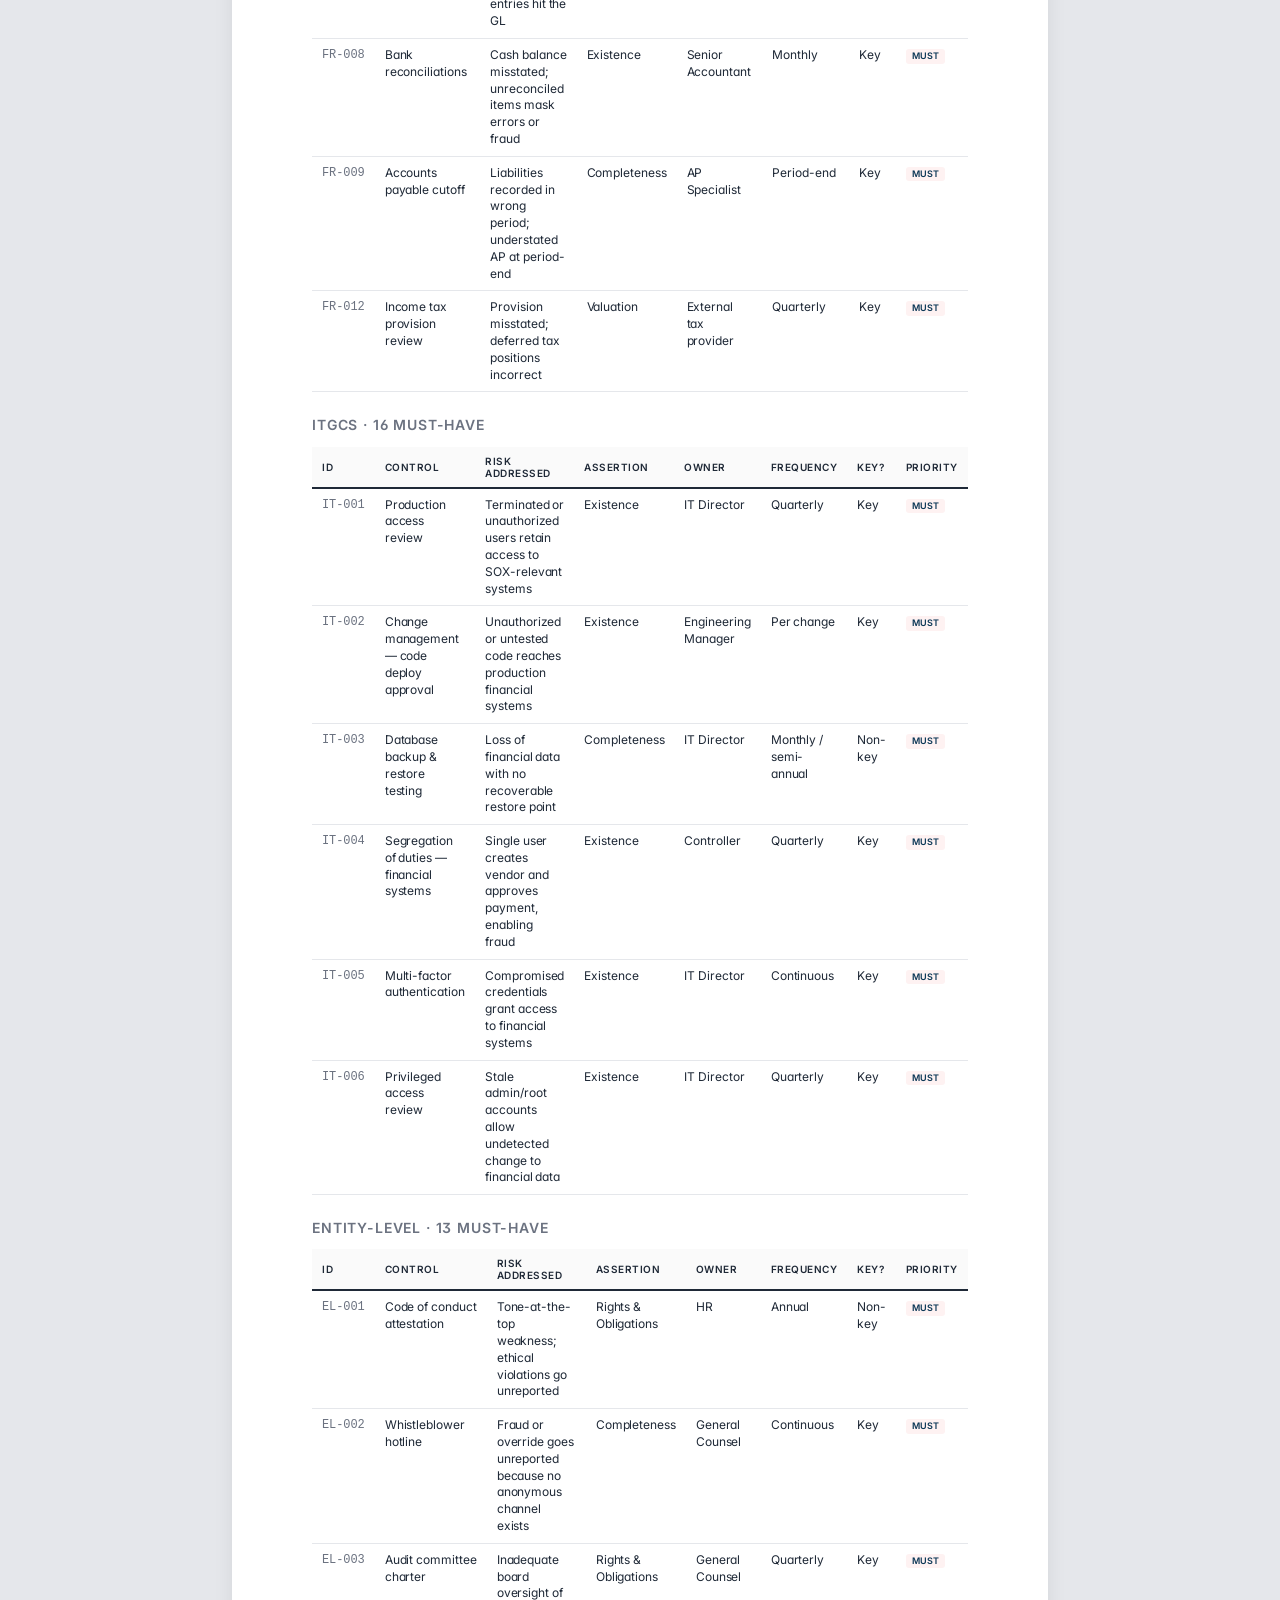
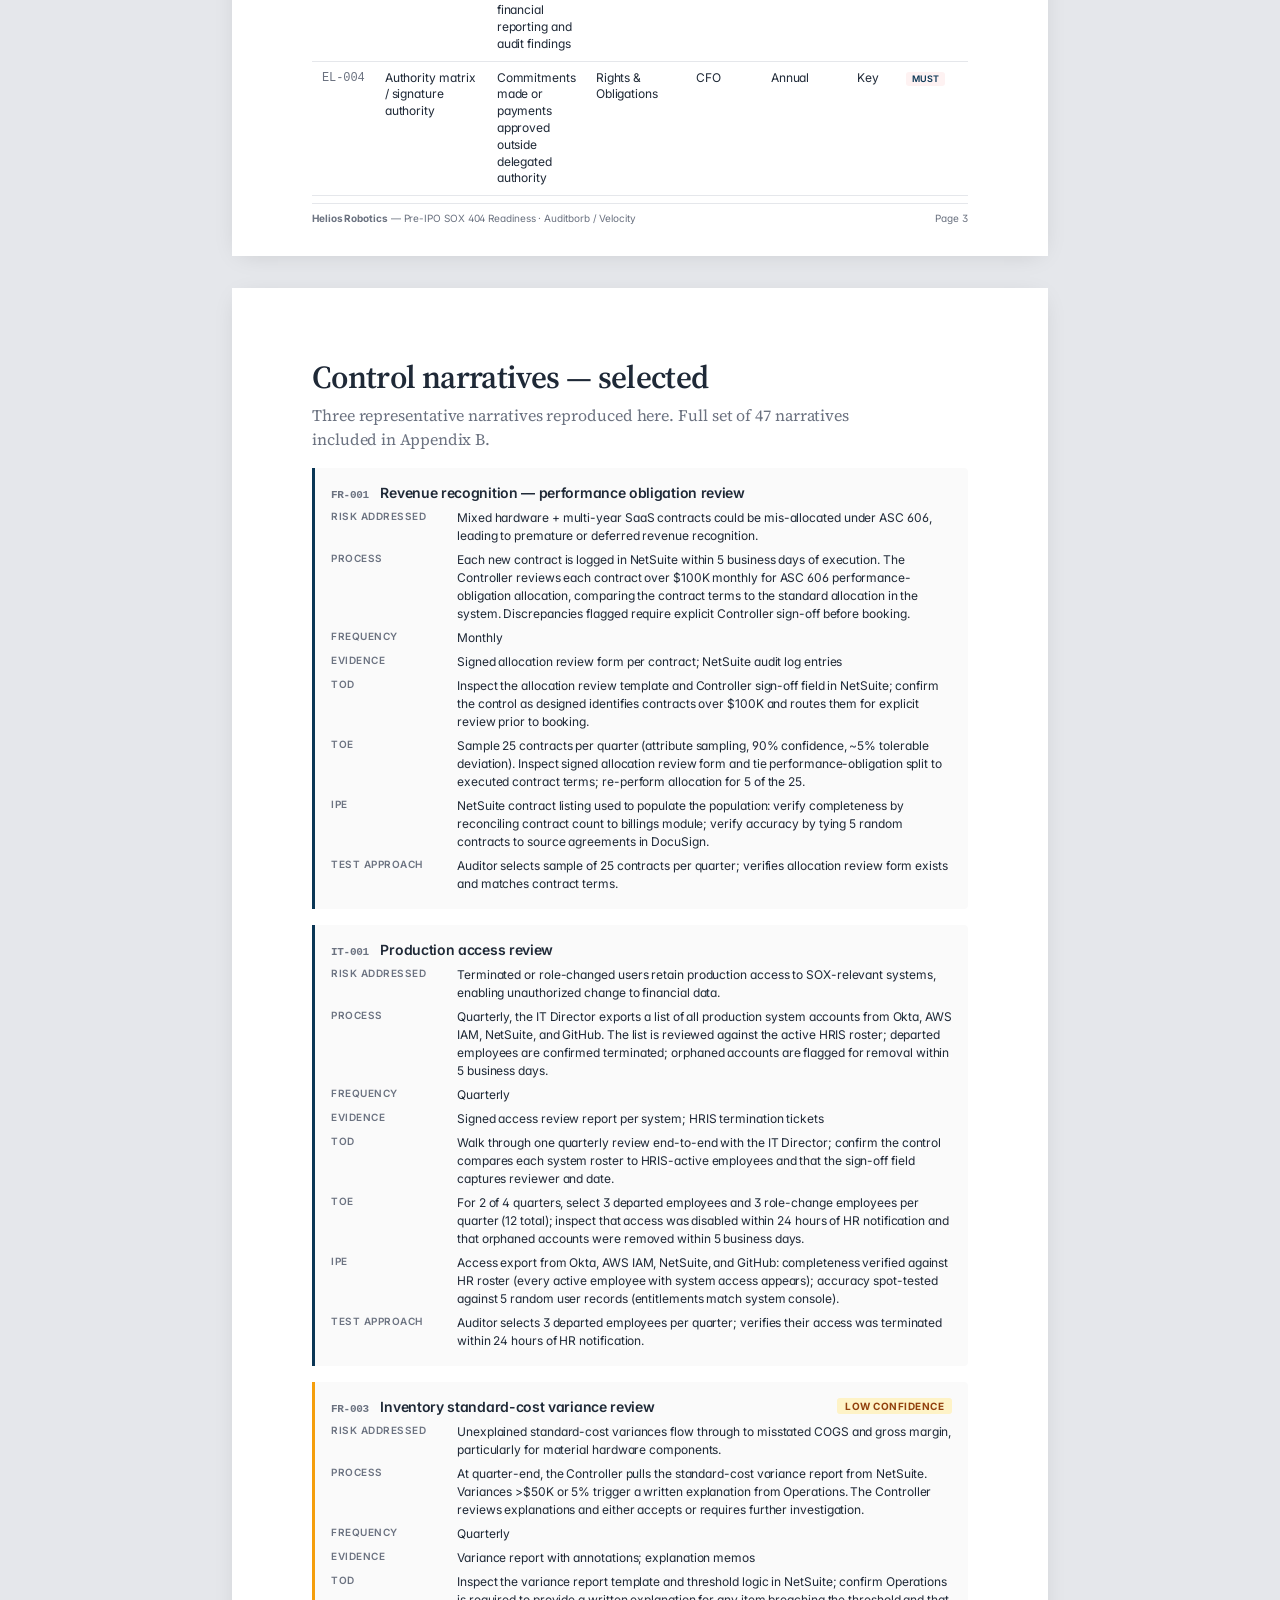
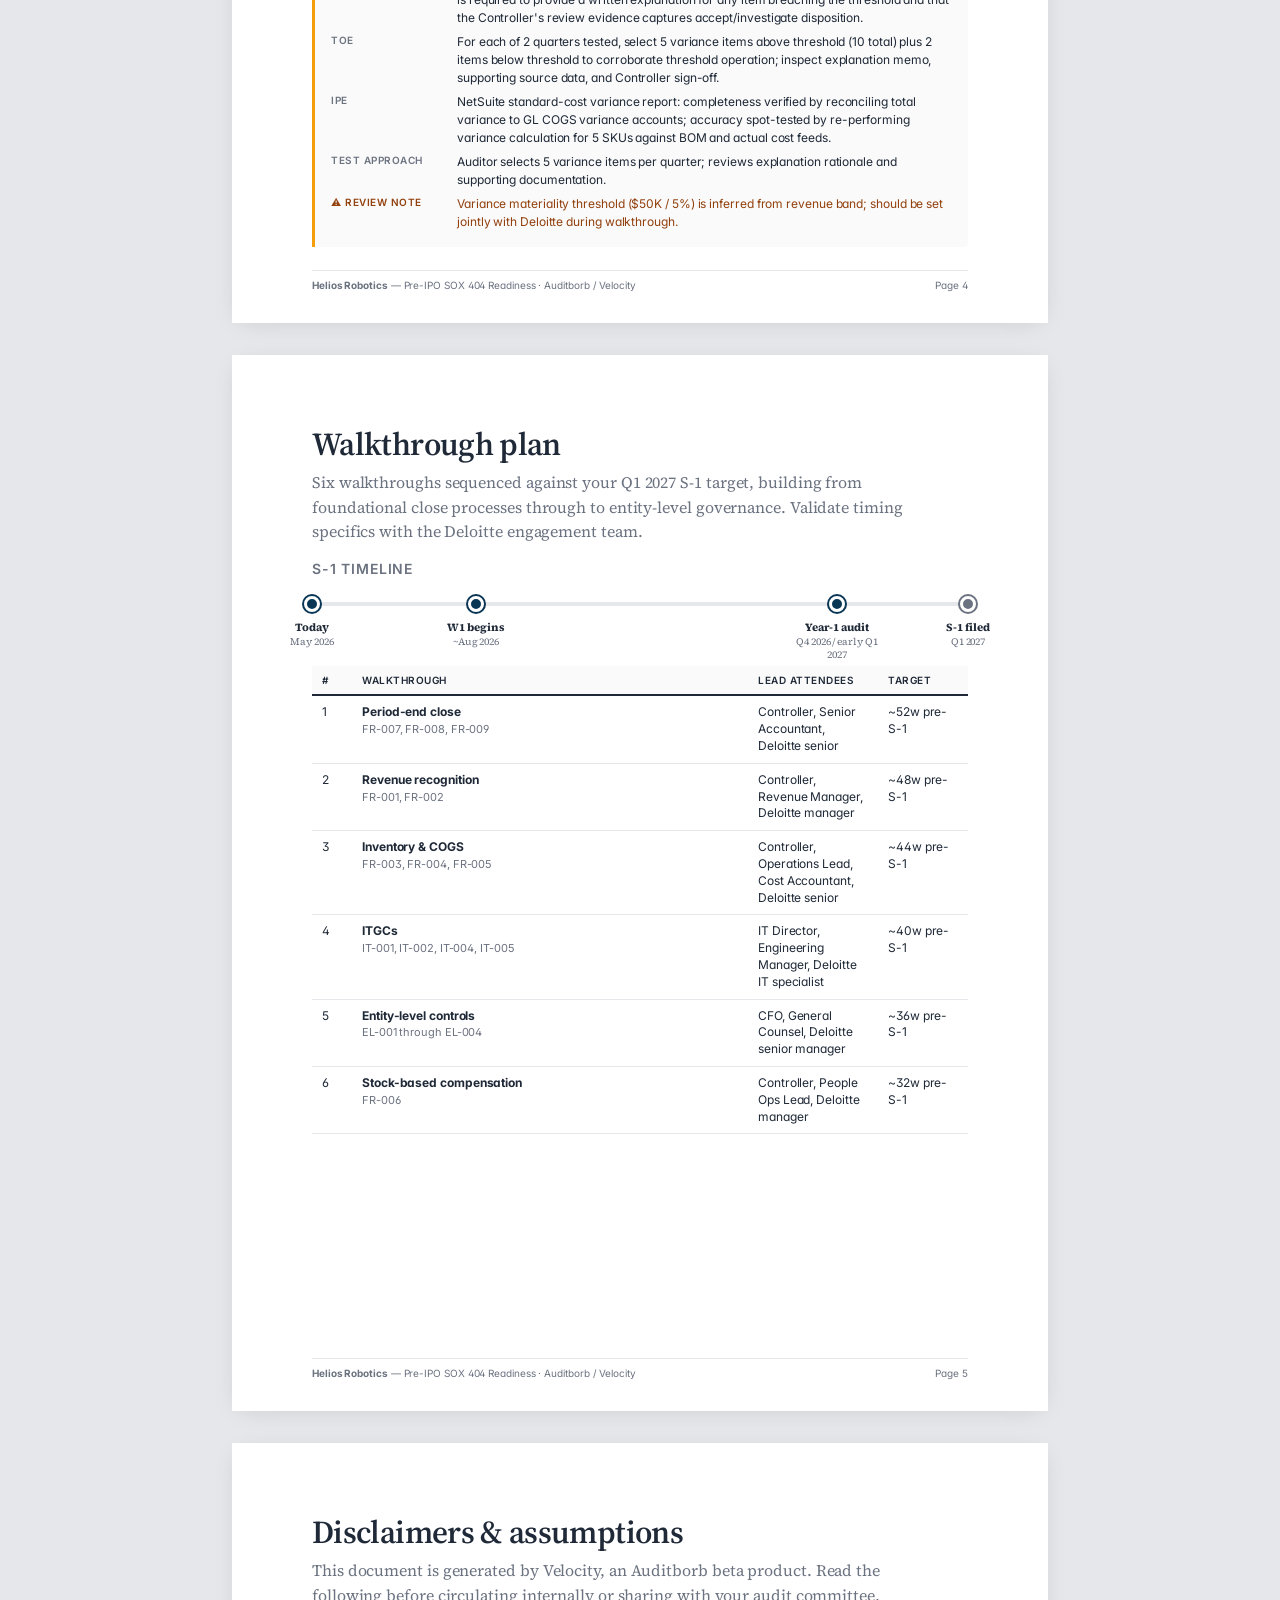
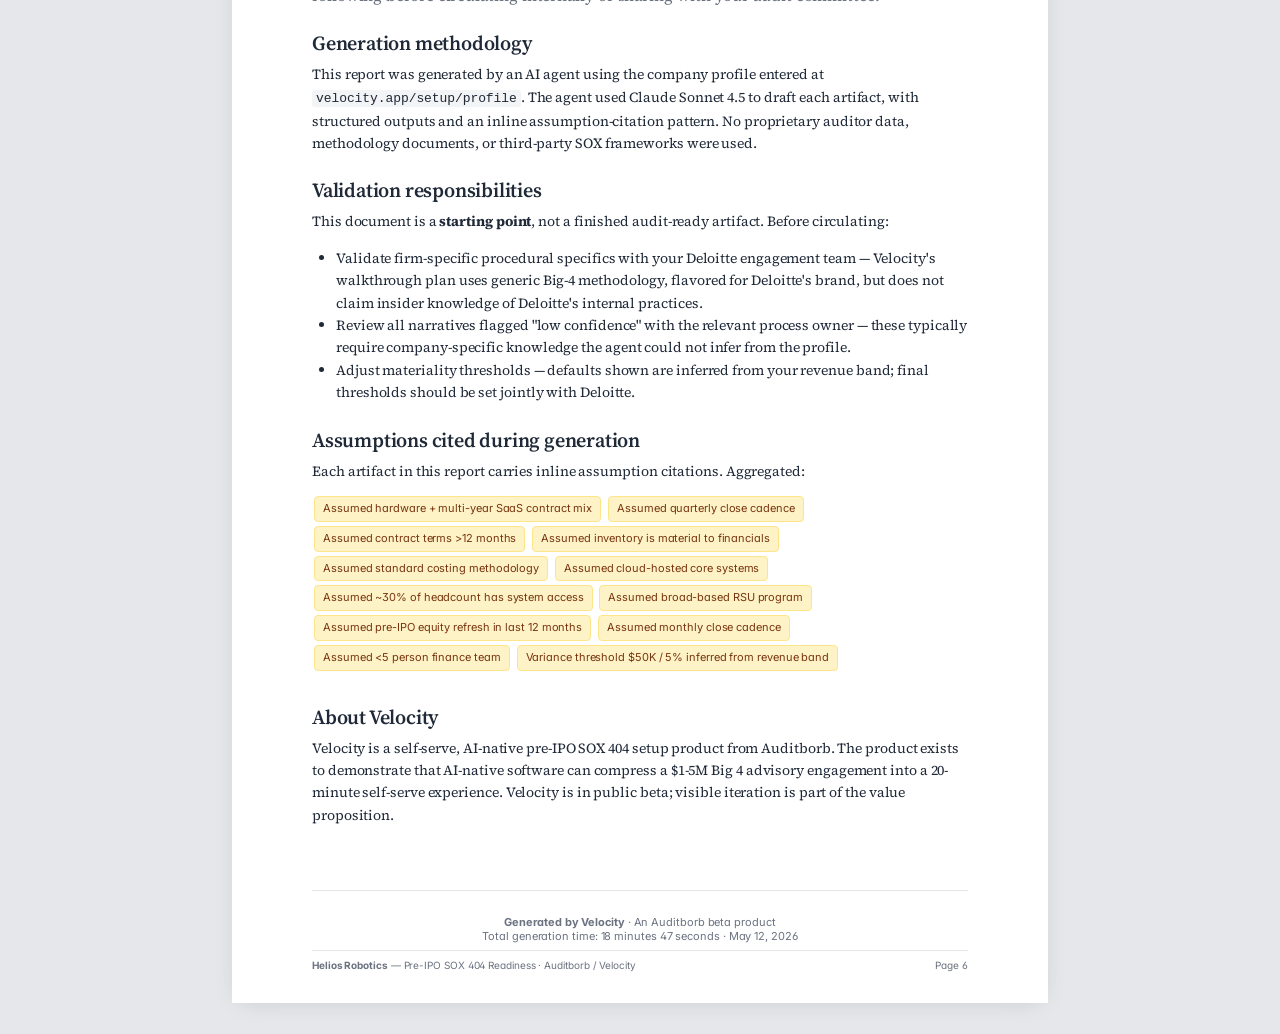
<file: pdf-sample.html>
<!DOCTYPE html>
<html lang="en">
<head>
  <meta charset="UTF-8" />
  <meta name="viewport" content="width=device-width, initial-scale=1.0" />
  <meta name="robots" content="noindex,nofollow" />
  <title>Helios Robotics — Pre-IPO SOX 404 Readiness Report</title>
  <link rel="preconnect" href="https://fonts.googleapis.com" />
  <link rel="preconnect" href="https://fonts.gstatic.com" crossorigin />
  <link href="https://fonts.googleapis.com/css2?family=Inter:wght@400;500;600;700&family=Source+Serif+4:wght@400;500;600;700&display=swap" rel="stylesheet" />
  <link rel="stylesheet" href="shared.css?v=20260513i" />
  <style>
    body { background: #e5e7eb; font-family: 'Source Serif 4', Georgia, serif; }

    .page {
      width: 816px;
      min-height: 1056px;
      background: white;
      margin: 32px auto;
      padding: 72px 80px 60px;
      box-shadow: 0 4px 24px -8px rgba(0,0,0,0.15);
      position: relative;
      page-break-after: always;
    }
    .page-footer {
      position: absolute;
      bottom: 32px;
      left: 80px;
      right: 80px;
      display: flex;
      justify-content: space-between;
      font-family: 'Inter', sans-serif;
      font-size: 10px;
      color: var(--muted);
      padding-top: 8px;
      border-top: 1px solid var(--border);
    }

    h1.cover-title {
      font-size: 56px;
      font-weight: 600;
      letter-spacing: -0.02em;
      line-height: 1.05;
      margin: 0 0 16px;
    }
    h1.section-title {
      font-size: 32px;
      font-weight: 600;
      letter-spacing: -0.02em;
      margin: 0 0 8px;
    }
    h2 {
      font-size: 20px;
      font-weight: 600;
      letter-spacing: -0.01em;
      margin: 24px 0 8px;
    }
    h3 {
      font-size: 14px;
      font-weight: 600;
      font-family: 'Inter', sans-serif;
      text-transform: uppercase;
      letter-spacing: 0.06em;
      color: var(--muted);
      margin: 16px 0 8px;
    }

    p { font-size: 14px; line-height: 1.6; margin: 0 0 12px; color: var(--ink); }

    .lede {
      font-size: 16px;
      line-height: 1.55;
      color: var(--muted);
      max-width: 600px;
    }

    .meta-grid {
      display: grid;
      grid-template-columns: 1fr 1fr;
      gap: 24px 48px;
      font-family: 'Inter', sans-serif;
      font-size: 13px;
      margin-top: 32px;
    }
    .meta-grid dt { color: var(--muted); margin-bottom: 4px; font-size: 11px; text-transform: uppercase; letter-spacing: 0.06em; }
    .meta-grid dd { margin: 0; font-weight: 500; }

    table {
      width: 100%;
      border-collapse: collapse;
      font-family: 'Inter', sans-serif;
      font-size: 12px;
      margin-top: 12px;
    }
    th {
      text-align: left;
      padding: 8px 10px;
      background: #fafafa;
      border-bottom: 2px solid var(--ink);
      font-size: 10px;
      text-transform: uppercase;
      letter-spacing: 0.05em;
      font-weight: 600;
    }
    td {
      padding: 8px 10px;
      border-bottom: 1px solid var(--border);
      vertical-align: top;
      line-height: 1.4;
    }
    td.id { font-family: monospace; color: var(--muted); white-space: nowrap; }

    .pill {
      display: inline-block;
      padding: 1px 6px;
      font-size: 9px;
      border-radius: 3px;
      font-weight: 600;
      font-family: 'Inter', sans-serif;
    }
    .pill-must { background: #fef2f2; color: var(--accent); }
    .pill-should { background: #f3f4f6; color: var(--muted); }

    .stat-row {
      display: grid;
      grid-template-columns: repeat(4, 1fr);
      gap: 16px;
      margin: 32px 0;
    }
    .stat-box {
      padding: 16px;
      border: 1px solid var(--border);
      border-radius: 4px;
    }
    .stat-num { font-family: 'Source Serif 4', serif; font-size: 32px; font-weight: 600; line-height: 1; color: var(--accent); }
    .stat-lbl { font-family: 'Inter', sans-serif; font-size: 11px; color: var(--muted); text-transform: uppercase; letter-spacing: 0.05em; margin-top: 6px; }

    .narrative-block {
      margin: 16px 0;
      padding: 16px;
      background: #fafafa;
      border-left: 3px solid var(--accent);
      border-radius: 0 4px 4px 0;
    }
    .narrative-block h4 {
      font-family: 'Inter', sans-serif;
      font-size: 14px;
      font-weight: 600;
      margin: 0 0 8px;
    }
    .narrative-block .ctrl-id { font-family: monospace; font-size: 11px; color: var(--muted); margin-right: 8px; }
    .nb-grid {
      display: grid;
      grid-template-columns: 110px 1fr;
      gap: 6px 16px;
      font-family: 'Inter', sans-serif;
      font-size: 12px;
      line-height: 1.5;
    }
    .nb-grid .label { color: var(--muted); font-weight: 600; font-size: 10px; text-transform: uppercase; letter-spacing: 0.05em; }

    .timeline-pdf {
      display: flex;
      gap: 0;
      margin: 24px 0;
      font-family: 'Inter', sans-serif;
      font-size: 11px;
      align-items: flex-end;
    }
    .timeline-bar-pdf {
      flex: 1;
      height: 4px;
      background: var(--border);
      position: relative;
      margin: 24px 0 60px;
    }
    .timeline-marker-pdf {
      position: absolute;
      top: -6px;
      width: 16px;
      height: 16px;
      border-radius: 50%;
      background: var(--accent);
      transform: translateX(-50%);
      border: 3px solid white;
      box-shadow: 0 0 0 2px var(--accent);
    }
    .timeline-marker-pdf.gray { background: var(--muted); box-shadow: 0 0 0 2px var(--muted); }
    .timeline-label-pdf {
      position: absolute;
      top: 18px;
      transform: translateX(-50%);
      text-align: center;
      width: 90px;
    }
    .timeline-label-pdf strong { display: block; font-size: 11px; }
    .timeline-label-pdf span { display: block; font-size: 10px; color: var(--muted); }

    .toolbar {
      position: fixed;
      top: 16px;
      right: 16px;
      background: white;
      border: 1px solid var(--border);
      border-radius: 6px;
      padding: 8px 12px;
      box-shadow: 0 4px 12px -4px rgba(0,0,0,0.15);
      font-family: 'Inter', sans-serif;
      font-size: 12px;
      display: flex;
      gap: 12px;
      align-items: center;
      z-index: 100;
    }
    .toolbar a { color: var(--ink); text-decoration: none; }
    .toolbar a:hover { color: var(--accent); }

    @media print {
      body { background: white; }
      .toolbar { display: none; }
      .page { margin: 0; box-shadow: none; }
    }
  </style>
</head>
<body>
  <div class="toolbar">
    <a href="javascript:window.close()">✕ Close</a>
    <span style="color: var(--border);">|</span>
    <a href="javascript:window.print()">🖨 Print</a>
    <span style="color: var(--border);">|</span>
    <span style="color: var(--muted); font-size: 11px;">Sample export — Helios Robotics</span>
  </div>

  <!-- PAGE 1: Cover -->
  <div class="page">
    <div style="margin-top: 120px;">
      <div style="font-family: 'Inter', sans-serif; font-size: 12px; text-transform: uppercase; letter-spacing: 0.15em; color: var(--accent); font-weight: 600; margin-bottom: 16px;">
        Pre-IPO SOX 404 Readiness
      </div>
      <h1 class="cover-title">Helios Robotics</h1>
      <p class="lede" style="margin-top: 8px;">
        Control universe, narratives, walkthrough plan, and S-1 readiness timeline for a Series D industrial robotics company preparing for IPO under Deloitte audit.
      </p>
    </div>

    <dl class="meta-grid" style="margin-top: 80px;">
      <div>
        <dt>Prepared for</dt>
        <dd>Anton Dam, Controller<br>Helios Robotics, Inc.</dd>
      </div>
      <div>
        <dt>Target S-1 filing</dt>
        <dd>Q1 2027</dd>
      </div>
      <div>
        <dt>External auditor</dt>
        <dd>Deloitte &amp; Touche LLP</dd>
      </div>
      <div>
        <dt>Report date</dt>
        <dd>May 13, 2026</dd>
      </div>
    </dl>

    <div style="margin-top: 48px; padding: 20px 24px; border: 1px solid var(--border); border-radius: 6px; background: #fafafa;">
      <div style="font-family: 'Inter', sans-serif; font-size: 11px; text-transform: uppercase; letter-spacing: 0.06em; color: var(--muted); font-weight: 600; margin-bottom: 14px;">Roles &amp; sign-off</div>
      <div style="display: grid; grid-template-columns: 110px 1fr 140px; gap: 10px 16px; font-family: 'Inter', sans-serif; font-size: 12px; align-items: baseline;">
        <div style="color: var(--muted); font-weight: 600;">Preparer</div>
        <div>Anton Dam, Senior Accountant</div>
        <div style="border-bottom: 1px solid var(--ink); color: var(--muted); font-size: 10px;">Signature / date</div>

        <div style="color: var(--muted); font-weight: 600;">Reviewer</div>
        <div>Pranav Iyer, Controller</div>
        <div style="border-bottom: 1px solid var(--ink); color: var(--muted); font-size: 10px;">Signature / date</div>

        <div style="color: var(--muted); font-weight: 600;">Approver</div>
        <div>[CFO name TBD]</div>
        <div style="border-bottom: 1px solid var(--ink); color: var(--muted); font-size: 10px;">Signature / date</div>
      </div>
      <div style="margin-top: 14px; font-family: 'Source Serif 4', serif; font-size: 12px; font-style: italic; color: var(--muted); line-height: 1.5;">
        AI-drafted sections are not preparer; human review and sign-off required prior to use as audit evidence.
      </div>
    </div>

    <div class="page-footer">
      <span>Generated by <strong>Velocity</strong>, an Auditborb beta product · Total generation time: 18 minutes 47 seconds</span>
      <span>Cover</span>
    </div>
  </div>

  <!-- PAGE 2: Executive summary -->
  <div class="page">
    <h1 class="section-title">Executive summary</h1>
    <p class="lede">
      Helios Robotics is approximately 18 months from a planned Q1 2027 S-1 filing. This report establishes the company's pre-IPO SOX 404 program: a 115-control universe, 47 must-have narratives, and a 6-walkthrough engagement plan sequenced against the target filing date.
    </p>

    <div class="stat-row">
      <div class="stat-box">
        <div class="stat-num">115</div>
        <div class="stat-lbl">Controls</div>
      </div>
      <div class="stat-box">
        <div class="stat-num">47</div>
        <div class="stat-lbl">Must-have narratives</div>
      </div>
      <div class="stat-box">
        <div class="stat-num">6</div>
        <div class="stat-lbl">Walkthroughs</div>
      </div>
      <div class="stat-box">
        <div class="stat-num">52w</div>
        <div class="stat-lbl">Year-1 audit lead time</div>
      </div>
    </div>

    <h2>Company profile</h2>
    <p>
      Helios Robotics is a Series D industrial robotics company combining hardware sales with multi-year SaaS contracts. The company has approximately 340 employees, falls within the $50-200M annual revenue band, and engages Deloitte for external audit. Existing SOX maturity is informal — controls exist in practice but are not formally documented or tested.
    </p>

    <h2>Top risk areas identified</h2>
    <p>
      The agent's initial assessment surfaced five concentration risks driven by the company's business model and stage:
    </p>
    <ol style="font-size: 14px; line-height: 1.7; padding-left: 24px;">
      <li><strong>Revenue recognition (ASC 606)</strong> — mixed hardware + SaaS contracts trigger complex performance-obligation allocation.</li>
      <li><strong>Inventory &amp; COGS</strong> — industrial robotics implies material inventory cycles and standard-cost variance accounting.</li>
      <li><strong>ITGCs — change management &amp; access</strong> — engineering-led 340-person org typically has loose dev-to-prod boundaries.</li>
      <li><strong>Stock-based compensation</strong> — pre-IPO equity grants accelerate around S-1 filing; ASC 718 modifications and 409A interplay are routine Deloitte focus.</li>
      <li><strong>Period-end close &amp; journal entries</strong> — informal close at 340-person scale typically lacks JE approval thresholds and reconciliation evidence.</li>
    </ol>

    <h2>Recommended next steps</h2>
    <p>
      Begin narrative review with process owners in the next 30 days. Schedule the first walkthrough (period-end close) with Deloitte within 90 days. Validate firm-specific procedural specifics with the engagement team — all firm-flavored guidance in this document is generated from public knowledge of Deloitte's general audit methodology.
    </p>

    <div class="page-footer">
      <span><strong>Helios Robotics</strong> — Pre-IPO SOX 404 Readiness · Auditborb / Velocity</span>
      <span>Page 2</span>
    </div>
  </div>

  <!-- PAGE 3: Control universe -->
  <div class="page">
    <h1 class="section-title">Control universe</h1>
    <p class="lede">115 controls covering financial reporting, IT general controls, and entity-level governance. The following table shows must-have controls only. Full universe in Appendix A.</p>

    <h3>Financial reporting · 18 must-have</h3>
    <table>
      <thead>
        <tr>
          <th style="width: 56px;">ID</th>
          <th style="width: 150px;">Control</th>
          <th>Risk addressed</th>
          <th style="width: 80px;">Assertion</th>
          <th style="width: 105px;">Owner</th>
          <th style="width: 70px;">Frequency</th>
          <th style="width: 36px;">Key?</th>
          <th style="width: 50px;">Priority</th>
        </tr>
      </thead>
      <tbody>
        <tr><td class="id">FR-001</td><td>Revenue recognition — performance obligation review</td><td>Mis-allocation of bundled hardware + SaaS revenue under ASC 606</td><td>Valuation</td><td>Controller</td><td>Monthly</td><td>Key</td><td><span class="pill pill-must">MUST</span></td></tr>
        <tr><td class="id">FR-002</td><td>Deferred revenue rollforward</td><td>Deferred revenue balance misstated or fails to tie to billing</td><td>Completeness</td><td>Senior Accountant</td><td>Monthly</td><td>Key</td><td><span class="pill pill-must">MUST</span></td></tr>
        <tr><td class="id">FR-003</td><td>Inventory standard-cost variance review</td><td>Unexplained standard-cost variances flow through to misstated COGS</td><td>Valuation</td><td>Controller</td><td>Quarterly</td><td>Key</td><td><span class="pill pill-must">MUST</span></td></tr>
        <tr><td class="id">FR-004</td><td>Inventory physical count</td><td>Recorded inventory does not physically exist or is obsolete</td><td>Existence</td><td>Operations Lead</td><td>Annual + cycle</td><td>Key</td><td><span class="pill pill-must">MUST</span></td></tr>
        <tr><td class="id">FR-006</td><td>Stock-based comp expense accrual</td><td>ASC 718 expense not recognized in correct period or amount</td><td>Valuation</td><td>Senior Accountant</td><td>Monthly</td><td>Key</td><td><span class="pill pill-must">MUST</span></td></tr>
        <tr><td class="id">FR-007</td><td>Journal entry approval — over $25K</td><td>Unauthorized or erroneous manual entries hit the GL</td><td>Existence</td><td>Controller</td><td>Per entry</td><td>Key</td><td><span class="pill pill-must">MUST</span></td></tr>
        <tr><td class="id">FR-008</td><td>Bank reconciliations</td><td>Cash balance misstated; unreconciled items mask errors or fraud</td><td>Existence</td><td>Senior Accountant</td><td>Monthly</td><td>Key</td><td><span class="pill pill-must">MUST</span></td></tr>
        <tr><td class="id">FR-009</td><td>Accounts payable cutoff</td><td>Liabilities recorded in wrong period; understated AP at period-end</td><td>Completeness</td><td>AP Specialist</td><td>Period-end</td><td>Key</td><td><span class="pill pill-must">MUST</span></td></tr>
        <tr><td class="id">FR-012</td><td>Income tax provision review</td><td>Provision misstated; deferred tax positions incorrect</td><td>Valuation</td><td>External tax provider</td><td>Quarterly</td><td>Key</td><td><span class="pill pill-must">MUST</span></td></tr>
      </tbody>
    </table>

    <h3 style="margin-top: 24px;">ITGCs · 16 must-have</h3>
    <table>
      <thead>
        <tr>
          <th style="width: 56px;">ID</th>
          <th style="width: 150px;">Control</th>
          <th>Risk addressed</th>
          <th style="width: 80px;">Assertion</th>
          <th style="width: 105px;">Owner</th>
          <th style="width: 70px;">Frequency</th>
          <th style="width: 36px;">Key?</th>
          <th style="width: 50px;">Priority</th>
        </tr>
      </thead>
      <tbody>
        <tr><td class="id">IT-001</td><td>Production access review</td><td>Terminated or unauthorized users retain access to SOX-relevant systems</td><td>Existence</td><td>IT Director</td><td>Quarterly</td><td>Key</td><td><span class="pill pill-must">MUST</span></td></tr>
        <tr><td class="id">IT-002</td><td>Change management — code deploy approval</td><td>Unauthorized or untested code reaches production financial systems</td><td>Existence</td><td>Engineering Manager</td><td>Per change</td><td>Key</td><td><span class="pill pill-must">MUST</span></td></tr>
        <tr><td class="id">IT-003</td><td>Database backup &amp; restore testing</td><td>Loss of financial data with no recoverable restore point</td><td>Completeness</td><td>IT Director</td><td>Monthly / semi-annual</td><td>Non-key</td><td><span class="pill pill-must">MUST</span></td></tr>
        <tr><td class="id">IT-004</td><td>Segregation of duties — financial systems</td><td>Single user creates vendor and approves payment, enabling fraud</td><td>Existence</td><td>Controller</td><td>Quarterly</td><td>Key</td><td><span class="pill pill-must">MUST</span></td></tr>
        <tr><td class="id">IT-005</td><td>Multi-factor authentication</td><td>Compromised credentials grant access to financial systems</td><td>Existence</td><td>IT Director</td><td>Continuous</td><td>Key</td><td><span class="pill pill-must">MUST</span></td></tr>
        <tr><td class="id">IT-006</td><td>Privileged access review</td><td>Stale admin/root accounts allow undetected change to financial data</td><td>Existence</td><td>IT Director</td><td>Quarterly</td><td>Key</td><td><span class="pill pill-must">MUST</span></td></tr>
      </tbody>
    </table>

    <h3 style="margin-top: 24px;">Entity-level · 13 must-have</h3>
    <table>
      <thead>
        <tr>
          <th style="width: 56px;">ID</th>
          <th style="width: 150px;">Control</th>
          <th>Risk addressed</th>
          <th style="width: 80px;">Assertion</th>
          <th style="width: 105px;">Owner</th>
          <th style="width: 70px;">Frequency</th>
          <th style="width: 36px;">Key?</th>
          <th style="width: 50px;">Priority</th>
        </tr>
      </thead>
      <tbody>
        <tr><td class="id">EL-001</td><td>Code of conduct attestation</td><td>Tone-at-the-top weakness; ethical violations go unreported</td><td>Rights &amp; Obligations</td><td>HR</td><td>Annual</td><td>Non-key</td><td><span class="pill pill-must">MUST</span></td></tr>
        <tr><td class="id">EL-002</td><td>Whistleblower hotline</td><td>Fraud or override goes unreported because no anonymous channel exists</td><td>Completeness</td><td>General Counsel</td><td>Continuous</td><td>Key</td><td><span class="pill pill-must">MUST</span></td></tr>
        <tr><td class="id">EL-003</td><td>Audit committee charter</td><td>Inadequate board oversight of financial reporting and audit findings</td><td>Rights &amp; Obligations</td><td>General Counsel</td><td>Quarterly</td><td>Key</td><td><span class="pill pill-must">MUST</span></td></tr>
        <tr><td class="id">EL-004</td><td>Authority matrix / signature authority</td><td>Commitments made or payments approved outside delegated authority</td><td>Rights &amp; Obligations</td><td>CFO</td><td>Annual</td><td>Key</td><td><span class="pill pill-must">MUST</span></td></tr>
      </tbody>
    </table>

    <div class="page-footer">
      <span><strong>Helios Robotics</strong> — Pre-IPO SOX 404 Readiness · Auditborb / Velocity</span>
      <span>Page 3</span>
    </div>
  </div>

  <!-- PAGE 4: Sample narratives -->
  <div class="page">
    <h1 class="section-title">Control narratives — selected</h1>
    <p class="lede">Three representative narratives reproduced here. Full set of 47 narratives included in Appendix B.</p>

    <div class="narrative-block">
      <h4><span class="ctrl-id">FR-001</span> Revenue recognition — performance obligation review</h4>
      <div class="nb-grid">
        <div class="label">Risk addressed</div>
        <div>Mixed hardware + multi-year SaaS contracts could be mis-allocated under ASC 606, leading to premature or deferred revenue recognition.</div>
        <div class="label">Process</div>
        <div>Each new contract is logged in NetSuite within 5 business days of execution. The Controller reviews each contract over $100K monthly for ASC 606 performance-obligation allocation, comparing the contract terms to the standard allocation in the system. Discrepancies flagged require explicit Controller sign-off before booking.</div>
        <div class="label">Frequency</div>
        <div>Monthly</div>
        <div class="label">Evidence</div>
        <div>Signed allocation review form per contract; NetSuite audit log entries</div>
        <div class="label">TOD</div>
        <div>Inspect the allocation review template and Controller sign-off field in NetSuite; confirm the control as designed identifies contracts over $100K and routes them for explicit review prior to booking.</div>
        <div class="label">TOE</div>
        <div>Sample 25 contracts per quarter (attribute sampling, 90% confidence, ~5% tolerable deviation). Inspect signed allocation review form and tie performance-obligation split to executed contract terms; re-perform allocation for 5 of the 25.</div>
        <div class="label">IPE</div>
        <div>NetSuite contract listing used to populate the population: verify completeness by reconciling contract count to billings module; verify accuracy by tying 5 random contracts to source agreements in DocuSign.</div>
        <div class="label">Test approach</div>
        <div>Auditor selects sample of 25 contracts per quarter; verifies allocation review form exists and matches contract terms.</div>
      </div>
    </div>

    <div class="narrative-block">
      <h4><span class="ctrl-id">IT-001</span> Production access review</h4>
      <div class="nb-grid">
        <div class="label">Risk addressed</div>
        <div>Terminated or role-changed users retain production access to SOX-relevant systems, enabling unauthorized change to financial data.</div>
        <div class="label">Process</div>
        <div>Quarterly, the IT Director exports a list of all production system accounts from Okta, AWS IAM, NetSuite, and GitHub. The list is reviewed against the active HRIS roster; departed employees are confirmed terminated; orphaned accounts are flagged for removal within 5 business days.</div>
        <div class="label">Frequency</div>
        <div>Quarterly</div>
        <div class="label">Evidence</div>
        <div>Signed access review report per system; HRIS termination tickets</div>
        <div class="label">TOD</div>
        <div>Walk through one quarterly review end-to-end with the IT Director; confirm the control compares each system roster to HRIS-active employees and that the sign-off field captures reviewer and date.</div>
        <div class="label">TOE</div>
        <div>For 2 of 4 quarters, select 3 departed employees and 3 role-change employees per quarter (12 total); inspect that access was disabled within 24 hours of HR notification and that orphaned accounts were removed within 5 business days.</div>
        <div class="label">IPE</div>
        <div>Access export from Okta, AWS IAM, NetSuite, and GitHub: completeness verified against HR roster (every active employee with system access appears); accuracy spot-tested against 5 random user records (entitlements match system console).</div>
        <div class="label">Test approach</div>
        <div>Auditor selects 3 departed employees per quarter; verifies their access was terminated within 24 hours of HR notification.</div>
      </div>
    </div>

    <div class="narrative-block" style="border-left-color: #f59e0b;">
      <h4>
        <span class="ctrl-id">FR-003</span> Inventory standard-cost variance review
        <span style="float: right; font-size: 10px; padding: 2px 8px; background: #fef3c7; color: #92400e; border-radius: 3px; font-weight: 700; letter-spacing: 0.05em;">LOW CONFIDENCE</span>
      </h4>
      <div class="nb-grid">
        <div class="label">Risk addressed</div>
        <div>Unexplained standard-cost variances flow through to misstated COGS and gross margin, particularly for material hardware components.</div>
        <div class="label">Process</div>
        <div>At quarter-end, the Controller pulls the standard-cost variance report from NetSuite. Variances >$50K or 5% trigger a written explanation from Operations. The Controller reviews explanations and either accepts or requires further investigation.</div>
        <div class="label">Frequency</div>
        <div>Quarterly</div>
        <div class="label">Evidence</div>
        <div>Variance report with annotations; explanation memos</div>
        <div class="label">TOD</div>
        <div>Inspect the variance report template and threshold logic in NetSuite; confirm Operations is required to provide a written explanation for any item breaching the threshold and that the Controller's review evidence captures accept/investigate disposition.</div>
        <div class="label">TOE</div>
        <div>For each of 2 quarters tested, select 5 variance items above threshold (10 total) plus 2 items below threshold to corroborate threshold operation; inspect explanation memo, supporting source data, and Controller sign-off.</div>
        <div class="label">IPE</div>
        <div>NetSuite standard-cost variance report: completeness verified by reconciling total variance to GL COGS variance accounts; accuracy spot-tested by re-performing variance calculation for 5 SKUs against BOM and actual cost feeds.</div>
        <div class="label">Test approach</div>
        <div>Auditor selects 5 variance items per quarter; reviews explanation rationale and supporting documentation.</div>
        <div class="label" style="color: #92400e;">⚠ Review note</div>
        <div style="color: #92400e;">Variance materiality threshold ($50K / 5%) is inferred from revenue band; should be set jointly with Deloitte during walkthrough.</div>
      </div>
    </div>

    <div class="page-footer">
      <span><strong>Helios Robotics</strong> — Pre-IPO SOX 404 Readiness · Auditborb / Velocity</span>
      <span>Page 4</span>
    </div>
  </div>

  <!-- PAGE 5: Walkthrough plan -->
  <div class="page">
    <h1 class="section-title">Walkthrough plan</h1>
    <p class="lede">Six walkthroughs sequenced against your Q1 2027 S-1 target, building from foundational close processes through to entity-level governance. Validate timing specifics with the Deloitte engagement team.</p>

    <h3>S-1 timeline</h3>
    <div class="timeline-bar-pdf">
      <div class="timeline-marker-pdf" style="left: 0%;"></div>
      <div class="timeline-label-pdf" style="left: 0%;"><strong>Today</strong><span>May 2026</span></div>
      <div class="timeline-marker-pdf" style="left: 25%;"></div>
      <div class="timeline-label-pdf" style="left: 25%;"><strong>W1 begins</strong><span>~Aug 2026</span></div>
      <div class="timeline-marker-pdf" style="left: 80%;"></div>
      <div class="timeline-label-pdf" style="left: 80%;"><strong>Year-1 audit</strong><span>Q4 2026 / early Q1 2027</span></div>
      <div class="timeline-marker-pdf gray" style="left: 100%;"></div>
      <div class="timeline-label-pdf" style="left: 100%;"><strong>S-1 filed</strong><span>Q1 2027</span></div>
    </div>

    <table style="margin-top: 16px;">
      <thead>
        <tr>
          <th style="width: 40px;">#</th>
          <th>Walkthrough</th>
          <th style="width: 130px;">Lead attendees</th>
          <th style="width: 90px;">Target</th>
        </tr>
      </thead>
      <tbody>
        <tr>
          <td>1</td>
          <td><strong>Period-end close</strong><br><span style="font-size: 11px; color: var(--muted);">FR-007, FR-008, FR-009</span></td>
          <td>Controller, Senior Accountant, Deloitte senior</td>
          <td>~52w pre-S-1</td>
        </tr>
        <tr>
          <td>2</td>
          <td><strong>Revenue recognition</strong><br><span style="font-size: 11px; color: var(--muted);">FR-001, FR-002</span></td>
          <td>Controller, Revenue Manager, Deloitte manager</td>
          <td>~48w pre-S-1</td>
        </tr>
        <tr>
          <td>3</td>
          <td><strong>Inventory &amp; COGS</strong><br><span style="font-size: 11px; color: var(--muted);">FR-003, FR-004, FR-005</span></td>
          <td>Controller, Operations Lead, Cost Accountant, Deloitte senior</td>
          <td>~44w pre-S-1</td>
        </tr>
        <tr>
          <td>4</td>
          <td><strong>ITGCs</strong><br><span style="font-size: 11px; color: var(--muted);">IT-001, IT-002, IT-004, IT-005</span></td>
          <td>IT Director, Engineering Manager, Deloitte IT specialist</td>
          <td>~40w pre-S-1</td>
        </tr>
        <tr>
          <td>5</td>
          <td><strong>Entity-level controls</strong><br><span style="font-size: 11px; color: var(--muted);">EL-001 through EL-004</span></td>
          <td>CFO, General Counsel, Deloitte senior manager</td>
          <td>~36w pre-S-1</td>
        </tr>
        <tr>
          <td>6</td>
          <td><strong>Stock-based compensation</strong><br><span style="font-size: 11px; color: var(--muted);">FR-006</span></td>
          <td>Controller, People Ops Lead, Deloitte manager</td>
          <td>~32w pre-S-1</td>
        </tr>
      </tbody>
    </table>

    <div class="page-footer">
      <span><strong>Helios Robotics</strong> — Pre-IPO SOX 404 Readiness · Auditborb / Velocity</span>
      <span>Page 5</span>
    </div>
  </div>

  <!-- PAGE 6: Disclaimers -->
  <div class="page">
    <h1 class="section-title">Disclaimers &amp; assumptions</h1>
    <p class="lede">This document is generated by Velocity, an Auditborb beta product. Read the following before circulating internally or sharing with your audit committee.</p>

    <h2>Generation methodology</h2>
    <p>This report was generated by an AI agent using the company profile entered at <code style="font-family: monospace; font-size: 13px; background: #f3f4f6; padding: 1px 4px; border-radius: 3px;">velocity.app/setup/profile</code>. The agent used Claude Sonnet 4.5 to draft each artifact, with structured outputs and an inline assumption-citation pattern. No proprietary auditor data, methodology documents, or third-party SOX frameworks were used.</p>

    <h2>Validation responsibilities</h2>
    <p>This document is a <strong>starting point</strong>, not a finished audit-ready artifact. Before circulating:</p>
    <ul style="font-size: 14px; line-height: 1.6; padding-left: 24px;">
      <li>Validate firm-specific procedural specifics with your Deloitte engagement team — Velocity's walkthrough plan uses generic Big-4 methodology, flavored for Deloitte's brand, but does not claim insider knowledge of Deloitte's internal practices.</li>
      <li>Review all narratives flagged "low confidence" with the relevant process owner — these typically require company-specific knowledge the agent could not infer from the profile.</li>
      <li>Adjust materiality thresholds — defaults shown are inferred from your revenue band; final thresholds should be set jointly with Deloitte.</li>
    </ul>

    <h2>Assumptions cited during generation</h2>
    <p>Each artifact in this report carries inline assumption citations. Aggregated:</p>
    <div style="font-family: 'Inter', sans-serif; font-size: 11px; line-height: 1.8; margin-top: 8px;">
      <span class="assumption-chip">Assumed hardware + multi-year SaaS contract mix</span>
      <span class="assumption-chip">Assumed quarterly close cadence</span>
      <span class="assumption-chip">Assumed contract terms >12 months</span>
      <span class="assumption-chip">Assumed inventory is material to financials</span>
      <span class="assumption-chip">Assumed standard costing methodology</span>
      <span class="assumption-chip">Assumed cloud-hosted core systems</span>
      <span class="assumption-chip">Assumed ~30% of headcount has system access</span>
      <span class="assumption-chip">Assumed broad-based RSU program</span>
      <span class="assumption-chip">Assumed pre-IPO equity refresh in last 12 months</span>
      <span class="assumption-chip">Assumed monthly close cadence</span>
      <span class="assumption-chip">Assumed &lt;5 person finance team</span>
      <span class="assumption-chip">Variance threshold $50K / 5% inferred from revenue band</span>
    </div>

    <h2 style="margin-top: 32px;">About Velocity</h2>
    <p>Velocity is a self-serve, AI-native pre-IPO SOX 404 setup product from Auditborb. The product exists to demonstrate that AI-native software can compress a $1-5M Big 4 advisory engagement into a 20-minute self-serve experience. Velocity is in public beta; visible iteration is part of the value proposition.</p>

    <div style="margin-top: 64px; text-align: center; padding-top: 24px; border-top: 1px solid var(--border); font-family: 'Inter', sans-serif; font-size: 11px; color: var(--muted);">
      <strong>Generated by Velocity</strong> · An Auditborb beta product<br>
      Total generation time: 18 minutes 47 seconds · May 12, 2026
    </div>

    <div class="page-footer">
      <span><strong>Helios Robotics</strong> — Pre-IPO SOX 404 Readiness · Auditborb / Velocity</span>
      <span>Page 6</span>
    </div>
  </div>

  <script src="shared.js"></script>
  <script>injectGate();</script>
</body>
</html>
</file>
<file: shared.css>
/* Velocity demo — shared styles */
:root {
  --accent: #0A3655;
  --accent-dark: #072540;
  --accent-light: #eef4f9;
  --alert: #A8313F;
  --alert-light: #fef2f2;
  --ink: #1f2937;
  --muted: #6b7280;
  --border: #e5e7eb;
  --bg: #f9fafb;
  --card: #ffffff;
  --serif: 'Source Serif 4', 'Source Serif Pro', Georgia, serif;
  --sans: 'Inter', system-ui, -apple-system, sans-serif;
}

* { box-sizing: border-box; }

body {
  font-family: var(--sans);
  color: var(--ink);
  background: var(--bg);
  margin: 0;
  -webkit-font-smoothing: antialiased;
  -moz-osx-font-smoothing: grayscale;
}

.beta-pill {
  display: inline-block;
  padding: 2px 8px;
  font-size: 10px;
  font-weight: 700;
  letter-spacing: 0.08em;
  background: var(--accent);
  color: white;
  border-radius: 999px;
  vertical-align: middle;
  margin-left: 6px;
}

.accent { color: var(--accent); }
.bg-accent { background: var(--accent); color: white; }
.bg-accent:hover { background: var(--accent-dark); }

.card {
  background: var(--card);
  border: 1px solid var(--border);
  border-radius: 8px;
}

.btn {
  display: inline-flex;
  align-items: center;
  gap: 6px;
  padding: 10px 16px;
  border-radius: 6px;
  font-weight: 500;
  font-size: 14px;
  cursor: pointer;
  border: 1px solid var(--border);
  background: white;
  color: var(--ink);
  text-decoration: none;
  transition: all 0.15s;
}
.btn:hover { background: #f3f4f6; }
.btn-primary {
  background: var(--accent);
  color: white;
  border-color: var(--accent);
}
.btn-primary:hover { background: var(--accent-dark); }
.btn-primary:disabled {
  background: #d1d5db;
  border-color: #d1d5db;
  cursor: not-allowed;
}

.assumption-chip {
  display: inline-flex;
  align-items: center;
  gap: 4px;
  padding: 2px 8px;
  font-size: 11px;
  background: #fef3c7;
  border: 1px solid #fde68a;
  color: #78350f;
  border-radius: 4px;
  margin: 2px;
  cursor: pointer;
}
.assumption-chip:hover { background: #fde68a; }

.confidence-pill {
  display: inline-flex;
  align-items: center;
  gap: 4px;
  padding: 2px 8px;
  font-size: 11px;
  font-weight: 500;
  border-radius: 999px;
}
.conf-high { background: #d1fae5; color: #065f46; }
.conf-medium { background: #fef3c7; color: #92400e; }
.conf-low { background: #fee2e2; color: #991b1b; }

.streaming-cursor::after {
  content: '▊';
  display: inline-block;
  animation: blink 1s infinite;
  margin-left: 1px;
  color: var(--accent);
}
@keyframes blink {
  0%, 49% { opacity: 1; }
  50%, 100% { opacity: 0; }
}

.timer-pill {
  display: inline-flex;
  align-items: center;
  gap: 6px;
  padding: 4px 10px;
  font-size: 12px;
  font-weight: 500;
  background: #fef2f2;
  border: 1px solid #fecaca;
  color: var(--accent);
  border-radius: 999px;
  font-variant-numeric: tabular-nums;
}

.stepper {
  display: flex;
  gap: 4px;
  align-items: center;
}
.stepper-dot {
  width: 24px;
  height: 4px;
  border-radius: 2px;
  background: var(--border);
}
.stepper-dot.active { background: var(--accent); }
.stepper-dot.done { background: #6b7280; }

/* Gate overlay */
#gate-overlay {
  position: fixed;
  inset: 0;
  background: white;
  display: flex;
  align-items: center;
  justify-content: center;
  z-index: 9999;
  flex-direction: column;
  gap: 16px;
}
#gate-overlay.hidden { display: none; }
#gate-form {
  display: flex;
  gap: 8px;
  align-items: center;
}
#gate-input {
  padding: 10px 12px;
  border: 1px solid var(--border);
  border-radius: 6px;
  font-size: 14px;
  font-family: monospace;
  letter-spacing: 0.1em;
  text-transform: uppercase;
  outline: none;
}
#gate-input:focus { border-color: var(--accent); }
#gate-error {
  color: var(--accent);
  font-size: 12px;
  height: 16px;
}

/* Small responsive helpers */
.container {
  max-width: 1200px;
  margin: 0 auto;
  padding: 0 24px;
}

/* Demo nav (top of demo pages) */
.demo-nav {
  border-bottom: 1px solid var(--border);
  background: white;
  padding: 12px 24px;
  display: flex;
  justify-content: space-between;
  align-items: center;
  position: sticky;
  top: 0;
  z-index: 10;
}
.demo-nav a { color: var(--muted); text-decoration: none; font-size: 13px; }
.demo-nav a:hover { color: var(--ink); }

.brand {
  font-weight: 700;
  letter-spacing: -0.02em;
  font-size: 16px;
  display: inline-flex;
  align-items: center;
  gap: 8px;
}
.brand::before {
  content: '';
  width: 22px;
  height: 14px;
  background: url("optro-mark.svg") center/contain no-repeat;
  display: inline-block;
  flex-shrink: 0;
}
.pip {
  width: 28px;
  height: 18px;
  background: url("optro-mark.svg") center/contain no-repeat;
  display: inline-block;
}

/* ============================================================
   REFINED POLISH — single layer, modern-minimalist quality
   Replaces all prior polish iterations. Scoped, non-destructive,
   focused on type rendering, focus rings, and transition easing.
   No universal border overrides. No layered shadows. No heavy
   chrome. Inspired by Harvey / Linear / Vercel design vocabulary.
   ============================================================ */

html {
  -webkit-font-smoothing: antialiased;
  -moz-osx-font-smoothing: grayscale;
  text-rendering: optimizeLegibility;
}

body {
  font-feature-settings: "ss01", "cv11", "cv02";
  letter-spacing: -0.005em;
}

h1, h2, h3, h4, h5, h6 {
  font-feature-settings: "ss01", "cv11", "cv02";
  letter-spacing: -0.022em;
  font-weight: 600;
}

h1 { line-height: 1.08; }
h2 { line-height: 1.2; }
h3 { line-height: 1.3; }

/* Subtle focus rings on interactive elements only */
*:focus { outline: none; }
input:focus-visible,
select:focus-visible,
textarea:focus-visible,
button:focus-visible {
  outline: none;
  box-shadow: 0 0 0 3px rgba(10, 54, 85, 0.12);
}
a:focus-visible {
  outline: 2px solid rgba(10, 54, 85, 0.35);
  outline-offset: 2px;
  border-radius: 2px;
}

/* Mono ligatures on code */
code, kbd, samp, pre,
.mono, [class*="mono"], [class*="-mono"] {
  font-feature-settings: "ss01", "cv01", "cv02", "cv11";
}

/* Smoother default easing on every transition */
* {
  transition-timing-function: cubic-bezier(0.4, 0, 0.2, 1);
}

/* Disable text-selection highlight on interactive nav chrome */
nav, button, .btn, [role="button"] {
  -webkit-tap-highlight-color: transparent;
}
</file>
